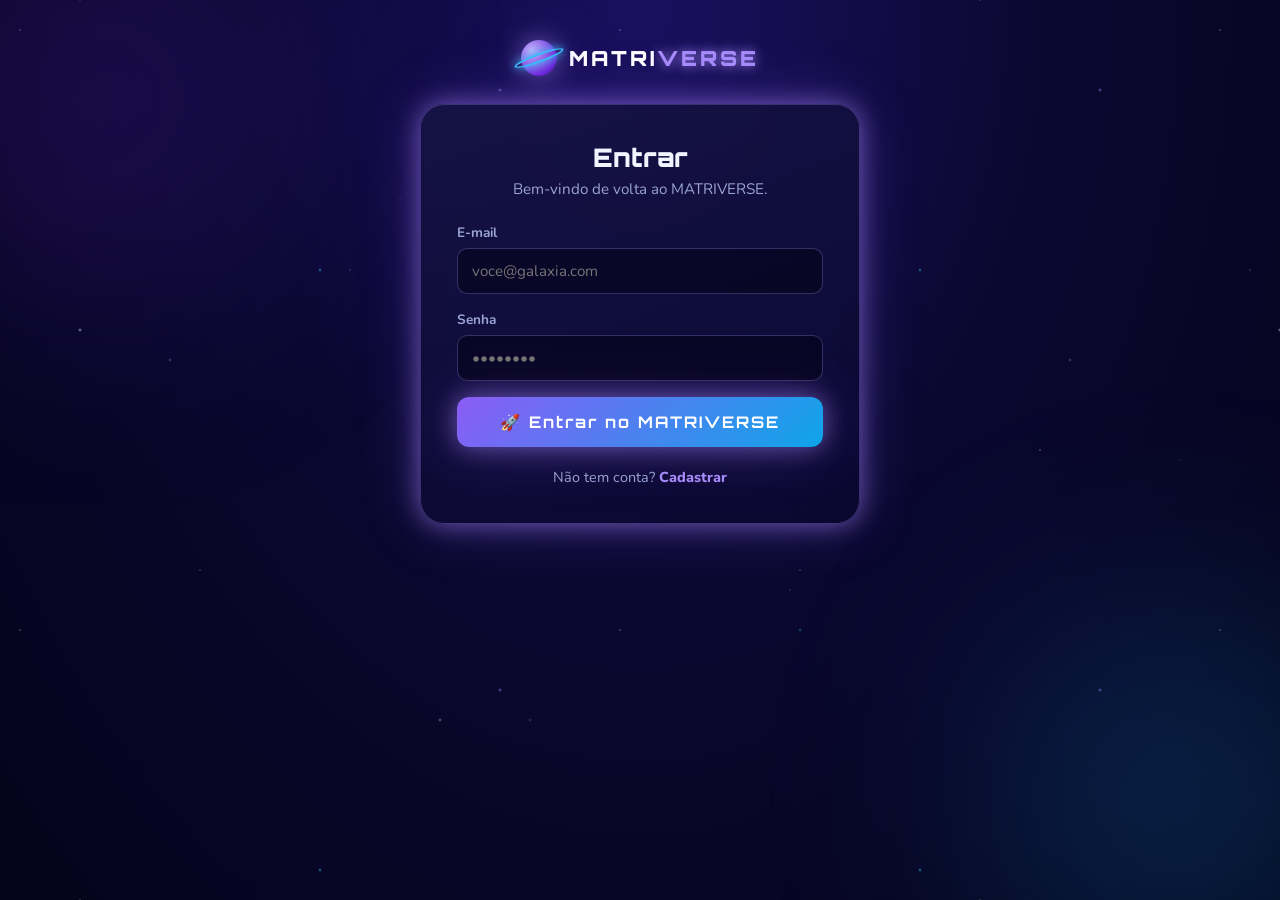
<file: index.html>
<!DOCTYPE html>
<html lang="pt-BR">
<head>
  <meta charset="UTF-8" />
  <meta name="viewport" content="width=device-width, initial-scale=1.0" />
  <title>MatriVerse – Hub de Mundos</title>

  <!-- Google Fonts: Nunito (corpo) + Orbitron (logo accent) -->
  <link rel="preconnect" href="https://fonts.googleapis.com" />
  <link rel="preconnect" href="https://fonts.gstatic.com" crossorigin />
  <link href="https://fonts.googleapis.com/css2?family=Nunito:wght@400;600;700;800;900&family=Orbitron:wght@700;900&display=swap" rel="stylesheet" />

  <!-- Folha de estilos principal -->
  <link rel="stylesheet" href="style.css" />
</head>
<body>

  <!-- ════════════════════════════════════════════
       NAVBAR  – barra de topo
  ════════════════════════════════════════════ -->
  <header class="navbar">
    <!-- Logo -->
    <a href="index.html" class="logo" aria-label="Página inicial MatriVerse">
      <!-- Ícone de planeta SVG inline (substitui imagem externa) -->
      <svg class="logo-icon" viewBox="0 0 40 40" fill="none" xmlns="http://www.w3.org/2000/svg" aria-hidden="true">
        <ellipse cx="20" cy="20" rx="11" ry="11" fill="#9B5CF6"/>
        <ellipse cx="20" cy="20" rx="19" ry="7" stroke="#C4B5FD" stroke-width="2.5" fill="none" transform="rotate(-20 20 20)"/>
        <circle cx="14" cy="14" r="3" fill="#C4B5FD" opacity=".6"/>
      </svg>
      <span class="logo-text">MATRI<span class="logo-accent">VERSE</span></span>
    </a>

    <!-- Pontuação + usuário + botão Sair -->
    <nav class="navbar-right">
      <!-- Estrelas acumuladas -->
      <div class="score-badge" aria-label="120 estrelas acumuladas">
        <svg class="icon-star" viewBox="0 0 24 24" fill="#F59E0B" xmlns="http://www.w3.org/2000/svg" aria-hidden="true">
          <path d="M12 2l3.09 6.26L22 9.27l-5 4.87 1.18 6.88L12 17.77l-6.18 3.25L7 14.14 2 9.27l6.91-1.01L12 2z"/>
        </svg>
        <span class="score-value">120</span>
      </div>

      <!-- Avatar + saudação -->
      <div class="user-info" aria-label="Usuário: Agente">
        <svg class="icon-user" viewBox="0 0 24 24" fill="none" stroke="#C4B5FD" stroke-width="2" xmlns="http://www.w3.org/2000/svg" aria-hidden="true">
          <circle cx="12" cy="8" r="4"/>
          <path d="M4 20c0-4 3.58-7 8-7s8 3 8 7"/>
        </svg>
        <span>Olá, Agente!</span>
      </div>

      <!-- Botão Sair -->
      <button class="btn-sair" onclick="handleSair()" aria-label="Sair da conta">Sair</button>
    </nav>
  </header>


  <!-- ════════════════════════════════════════════
       HERO BANNER  – título e subtítulo
  ════════════════════════════════════════════ -->
  <section class="hero" aria-label="Hub de Mundos">
    <!-- Planetas decorativos (SVG) -->
    <div class="planet planet-left" aria-hidden="true">
      <svg viewBox="0 0 120 120" xmlns="http://www.w3.org/2000/svg">
        <circle cx="60" cy="60" r="48" fill="#7C3AED"/>
        <ellipse cx="60" cy="60" rx="72" ry="20" stroke="#A78BFA" stroke-width="4" fill="none" transform="rotate(-15 60 60)"/>
        <circle cx="40" cy="35" r="10" fill="#A78BFA" opacity=".35"/>
      </svg>
    </div>

    <div class="planet planet-right" aria-hidden="true">
      <svg viewBox="0 0 100 100" xmlns="http://www.w3.org/2000/svg">
        <circle cx="50" cy="50" r="42" fill="#1E3A5F"/>
        <circle cx="30" cy="30" r="12" fill="#2563EB" opacity=".4"/>
      </svg>
    </div>

    <!-- Estrelas decorativas (spanks gerados via JS) -->
    <div class="stars-bg" id="starsBg" aria-hidden="true"></div>

    <div class="hero-text">
      <h1 class="hero-title">HUB DE MUNDOS</h1>
      <p class="hero-subtitle">Escolha um mundo para iniciar sua jornada e dominar as matrizes!</p>
    </div>
  </section>


  <!-- ════════════════════════════════════════════
       GRADE DE MUNDOS  – 4 cards
  ════════════════════════════════════════════ -->
  <main class="worlds-grid" role="main" aria-label="Selecionar mundo">

    <!-- ── MUNDO 1 – Concluído ── -->
    <article class="world-card world-card--green" data-world="1" aria-label="Mundo 1: Fundação das Matrizes – Concluído">
      <!-- Cabeçalho colorido -->
      <div class="card-header card-header--green">
        <h2 class="card-title">MUNDO 1</h2>
      </div>

      <!-- Imagem / ilustração do mundo -->
      <div class="card-illustration">
        <!-- Portal verde (SVG desenhado) -->
        <svg viewBox="0 0 260 160" xmlns="http://www.w3.org/2000/svg">
          <!-- Céu -->
          <defs>
            <radialGradient id="sky1" cx="50%" cy="40%" r="60%">
              <stop offset="0%" stop-color="#87CEEB"/>
              <stop offset="100%" stop-color="#4A90D9"/>
            </radialGradient>
            <radialGradient id="glow1" cx="50%" cy="50%" r="50%">
              <stop offset="0%" stop-color="#00FF88" stop-opacity=".9"/>
              <stop offset="100%" stop-color="#00AA44" stop-opacity="0"/>
            </radialGradient>
          </defs>
          <rect width="260" height="160" fill="url(#sky1)"/>
          <!-- Grama -->
          <ellipse cx="130" cy="155" rx="130" ry="25" fill="#3A7D44"/>
          <rect x="0" y="130" width="260" height="30" fill="#3A7D44"/>
          <!-- Pedras laterais do arco -->
          <rect x="70" y="55" width="30" height="85" rx="5" fill="#888"/>
          <rect x="160" y="55" width="30" height="85" rx="5" fill="#888"/>
          <!-- Arco pedras superior -->
          <path d="M70 60 Q130 10 190 60" stroke="#777" stroke-width="28" fill="none" stroke-linecap="round"/>
          <path d="M70 60 Q130 10 190 60" stroke="#999" stroke-width="18" fill="none" stroke-linecap="round"/>
          <!-- Portal brilho -->
          <ellipse cx="130" cy="100" rx="40" ry="55" fill="url(#glow1)"/>
          <ellipse cx="130" cy="100" rx="28" ry="40" fill="#00FF88" opacity=".7"/>
          <ellipse cx="130" cy="100" rx="16" ry="28" fill="#AAFFCC" opacity=".9"/>
          <!-- Arbustos -->
          <circle cx="50" cy="135" r="16" fill="#2E6B35"/>
          <circle cx="210" cy="135" r="14" fill="#2E6B35"/>
          <circle cx="35" cy="140" r="10" fill="#3A7D44"/>
          <circle cx="225" cy="138" r="10" fill="#3A7D44"/>
        </svg>
      </div>

      <!-- Informações do card -->
      <div class="card-body">
        <h3 class="card-name">Fundação das Matrizes</h3>
        <p class="card-desc">Aprenda o básico e dê os primeiros passos no universo das matrizes.</p>

        <!-- Rodapé: estrelas + botão -->
        <div class="card-footer">
          <span class="card-stars" aria-label="48 de 48 estrelas">
            <svg viewBox="0 0 24 24" fill="#F59E0B" aria-hidden="true"><path d="M12 2l3.09 6.26L22 9.27l-5 4.87 1.18 6.88L12 17.77l-6.18 3.25L7 14.14 2 9.27l6.91-1.01L12 2z"/></svg>
            0/5
          </span>
          <button class="btn-world btn-concluido" onclick="handleMundo(1)" aria-label="Mundo 1 concluído – revisitar">Começar</button>
        </div>
      </div>
    </article>


    <!-- ── MUNDO 2 – Em progresso ── -->
    <article class="world-card world-card--blue" data-world="2" aria-label="Mundo 2: Operações Básicas – Em progresso">
      <div class="card-header card-header--blue">
        <h2 class="card-title">MUNDO 2</h2>
      </div>

      <div class="card-illustration">
        <!-- Paisagem montanhas azuis -->
        <svg viewBox="0 0 260 160" xmlns="http://www.w3.org/2000/svg">
          <defs>
            <linearGradient id="sky2" x1="0%" y1="0%" x2="0%" y2="100%">
              <stop offset="0%" stop-color="#0A2A6E"/>
              <stop offset="100%" stop-color="#1A4FA8"/>
            </linearGradient>
          </defs>
          <rect width="260" height="160" fill="url(#sky2)"/>
          <!-- Nuvens -->
          <ellipse cx="60" cy="30" rx="30" ry="12" fill="#3A6FD8" opacity=".5"/>
          <ellipse cx="200" cy="45" rx="25" ry="10" fill="#3A6FD8" opacity=".4"/>
          <!-- Montanhas fundo -->
          <polygon points="30,130 90,50 150,130" fill="#0D3580"/>
          <polygon points="80,130 150,30 220,130" fill="#0B2E70"/>
          <polygon points="130,130 200,60 270,130" fill="#0D3580"/>
          <!-- Neve topo -->
          <polygon points="90,50 105,70 75,70" fill="#C8DCFF"/>
          <polygon points="150,30 168,58 132,58" fill="#C8DCFF"/>
          <polygon points="200,60 215,82 185,82" fill="#C8DCFF"/>
          <!-- Rio / água -->
          <ellipse cx="130" cy="148" rx="80" ry="14" fill="#1A6AC8" opacity=".7"/>
          <!-- Gelo brilhante chão -->
          <rect x="0" y="130" width="260" height="30" fill="#0B2866"/>
        </svg>
      </div>

      <div class="card-body">
        <h3 class="card-name">Operações Básicas</h3>
        <p class="card-desc">Explore as operações com matrizes e avance seu conhecimento.</p>

        <div class="card-footer">
          <span class="card-stars" aria-label="36 de 48 estrelas">
            <svg viewBox="0 0 24 24" fill="#F59E0B" aria-hidden="true"><path d="M12 2l3.09 6.26L22 9.27l-5 4.87 1.18 6.88L12 17.77l-6.18 3.25L7 14.14 2 9.27l6.91-1.01L12 2z"/></svg>
            0/10
          </span>
          <button class="btn-world btn-continuar" onclick="handleMundo(2)" aria-label="Continuar Mundo 2">Iniciar</button>
        </div>
      </div>
    </article>


    <!-- ── MUNDO 3 – Desbloqueado ── -->
    <article class="world-card world-card--purple" data-world="3" aria-label="Mundo 3: Desafios Avançados">
      <div class="card-header card-header--purple">
        <h2 class="card-title">MUNDO 3</h2>
      </div>

      <div class="card-illustration">
        <!-- Caverna roxa -->
        <svg viewBox="0 0 260 160" xmlns="http://www.w3.org/2000/svg">
          <defs>
            <radialGradient id="caveglow" cx="50%" cy="80%" r="60%">
              <stop offset="0%" stop-color="#6D28D9" stop-opacity=".6"/>
              <stop offset="100%" stop-color="#1E0A3C" stop-opacity="0"/>
            </radialGradient>
          </defs>
          <rect width="260" height="160" fill="#1E0A3C"/>
          <ellipse cx="130" cy="150" rx="100" ry="30" fill="url(#caveglow)"/>
          <path d="M40,160 Q40,60 130,40 Q220,60 220,160 Z" fill="#2D0A5C"/>
          <path d="M70,160 Q70,90 130,75 Q190,90 190,160 Z" fill="#1A0438"/>
          <polygon points="90,155 85,115 95,115" fill="#7C3AED"/>
          <polygon points="110,160 103,125 117,125" fill="#9B5CF6"/>
          <polygon points="155,158 148,118 162,118" fill="#7C3AED"/>
          <polygon points="175,155 170,120 180,120" fill="#A78BFA"/>
          <polygon points="50,160 44,130 56,130" fill="#6D28D9"/>
          <polygon points="210,160 204,128 216,128" fill="#6D28D9"/>
          <line x1="90" y1="115" x2="87" y2="108" stroke="#C4B5FD" stroke-width="1.5"/>
          <line x1="110" y1="125" x2="107" y2="116" stroke="#C4B5FD" stroke-width="1.5"/>
          <line x1="155" y1="118" x2="152" y2="110" stroke="#C4B5FD" stroke-width="1.5"/>
        </svg>
      </div>

      <div class="card-body">
        <h3 class="card-name">Desafios Avançados</h3>
        <p class="card-desc">Desafios mais complexos esperam por você. Mostre seu potencial!</p>

        <div class="card-footer">
          <!-- Estrelas atualizadas dinamicamente pelo hub_patch.js -->
          <span class="card-stars" id="stars-mundo3" aria-label="0 de 10 estrelas">
            <svg viewBox="0 0 24 24" fill="#F59E0B" aria-hidden="true"><path d="M12 2l3.09 6.26L22 9.27l-5 4.87 1.18 6.88L12 17.77l-6.18 3.25L7 14.14 2 9.27l6.91-1.01L12 2z"/></svg>
            0/10
          </span>
          <!-- Botão desbloqueado — redireciona para mundo3.html -->
          <button class="btn-world btn-continuar" onclick="handleMundo(3)" aria-label="Iniciar Mundo 3">
            Iniciar
          </button>
        </div>
      </div>
    </article>


    <!-- ── MUNDO 4 – Bloqueado ── -->
    <article class="world-card world-card--orange" data-world="4" aria-label="Mundo 4: Matriz Suprema – Bloqueado">
      <div class="card-header card-header--orange">
        <h2 class="card-title">MUNDO 4</h2>
      </div>

      <div class="card-illustration">
        <!-- Castelo vulcânico -->
        <svg viewBox="0 0 260 160" xmlns="http://www.w3.org/2000/svg">
          <defs>
            <linearGradient id="lavasky" x1="0%" y1="0%" x2="0%" y2="100%">
              <stop offset="0%" stop-color="#7C1A00"/>
              <stop offset="100%" stop-color="#C2410C"/>
            </linearGradient>
            <radialGradient id="lavaglow" cx="50%" cy="100%" r="60%">
              <stop offset="0%" stop-color="#F97316" stop-opacity=".8"/>
              <stop offset="100%" stop-color="#EA580C" stop-opacity="0"/>
            </radialGradient>
          </defs>
          <rect width="260" height="160" fill="url(#lavasky)"/>
          <!-- Nuvens fogo -->
          <ellipse cx="50" cy="30" rx="35" ry="13" fill="#9A3412" opacity=".6"/>
          <ellipse cx="210" cy="25" rx="28" ry="11" fill="#9A3412" opacity=".5"/>
          <!-- Montanhas vulcânicas -->
          <polygon points="0,160 60,60 120,160" fill="#4A1000"/>
          <polygon points="80,160 160,20 240,160" fill="#5C1500"/>
          <polygon points="150,160 220,70 280,160" fill="#4A1000"/>
          <!-- Lava brilho -->
          <ellipse cx="160" cy="155" rx="80" ry="18" fill="url(#lavaglow)"/>
          <!-- Rio de lava -->
          <path d="M140,100 Q150,120 145,160" stroke="#F97316" stroke-width="10" fill="none" opacity=".8"/>
          <path d="M155,90 Q165,115 158,160" stroke="#FCD34D" stroke-width="4" fill="none" opacity=".6"/>
          <!-- Castelo corpo -->
          <rect x="100" y="55" width="70" height="75" fill="#1C0A00"/>
          <!-- Torres -->
          <rect x="95" y="40" width="22" height="40" fill="#2C1200"/>
          <rect x="153" y="40" width="22" height="40" fill="#2C1200"/>
          <rect x="118" y="30" width="24" height="45" fill="#2C1200"/>
          <!-- Ameias -->
          <rect x="95" y="35" width="5" height="8" fill="#1C0A00"/>
          <rect x="104" y="35" width="5" height="8" fill="#1C0A00"/>
          <rect x="153" y="35" width="5" height="8" fill="#1C0A00"/>
          <rect x="162" y="35" width="5" height="8" fill="#1C0A00"/>
          <rect x="118" y="25" width="5" height="8" fill="#1C0A00"/>
          <rect x="127" y="25" width="5" height="8" fill="#1C0A00"/>
          <rect x="136" y="25" width="5" height="8" fill="#1C0A00"/>
          <!-- Janela iluminada -->
          <rect x="127" y="65" width="16" height="22" rx="8" fill="#F97316" opacity=".7"/>
          <!-- Portão -->
          <rect x="118" y="100" width="24" height="30" rx="4" fill="#0A0500"/>
        </svg>
      </div>

      <div class="card-body">
        <h3 class="card-name">Matriz Suprema</h3>
        <p class="card-desc">Somente os melhores chegam até aqui. Você está pronto?</p>

        <div class="card-footer">
          <!-- Sem estrelas exibidas no card 4 (igual à imagem) -->
          <span class="card-stars" aria-label="36 de 48 estrelas">
            <svg viewBox="0 0 24 24" fill="#F59E0B" aria-hidden="true"><path d="M12 2l3.09 6.26L22 9.27l-5 4.87 1.18 6.88L12 17.77l-6.18 3.25L7 14.14 2 9.27l6.91-1.01L12 2z"/></svg>
            0/10
          </span>
          <button class="btn-world btn-continuar" onclick="handleMundo(4)" aria-label="Continuar Mundo 4">Iniciar</button>
        </div>
      </div>
    </article>

  </main>


  <!-- ════════════════════════════════════════════
       NAVBAR INFERIOR  – navegação entre seções
  ════════════════════════════════════════════ -->
  <footer class="bottom-nav" role="navigation" aria-label="Navegação principal">

    <a href="index.html" class="bottom-nav__item bottom-nav__item--active" aria-label="Hub" aria-current="page">
      <svg viewBox="0 0 24 24" fill="currentColor" aria-hidden="true"><path d="M10 20v-6h4v6h5v-8h3L12 3 2 12h3v8z"/></svg>
      <span>Hub</span>
    </a>

    

    <a href="ranking.html" class="bottom-nav__item" aria-label="Ranking">
      <svg viewBox="0 0 24 24" fill="none" stroke="currentColor" stroke-width="2" aria-hidden="true">
        <path d="M8 21V12M12 21V3M16 21V8"/>
        <path d="M6 9l-2 3 2 0"/>
        <path d="M8 3l4-2 4 2"/>
        <circle cx="19" cy="5" r="2"/>
      </svg>
      <span>Ranking</span>
    </a>

    <a href="perfil.html" class="bottom-nav__item" aria-label="Perfil">
      <svg viewBox="0 0 24 24" fill="none" stroke="currentColor" stroke-width="2" aria-hidden="true">
        <circle cx="12" cy="8" r="4"/>
        <path d="M4 20c0-4 3.58-7 8-7s8 3 8 7"/>
      </svg>
      <span>Perfil</span>
    </a>

   

  </footer>


  <!-- ════════════════════════════════════════════
       MODAL  – aviso de mundo bloqueado
  ════════════════════════════════════════════ -->
  <div class="modal-overlay" id="modalOverlay" role="dialog" aria-modal="true" aria-labelledby="modalTitle" hidden>
    <div class="modal">
      <div class="modal-icon" aria-hidden="true">🔒</div>
      <h2 class="modal-title" id="modalTitle">Mundo Bloqueado</h2>
      <p class="modal-msg" id="modalMsg">Complete o mundo anterior para desbloquear este!</p>
      <button class="modal-btn" onclick="fecharModal()">Entendido</button>
    </div>
  </div>


  <!-- Script principal -->
  <script src="script.js"></script>
  <script src="api.js"></script>
  <script src="hub_patch.js"></script>
</body>
</html>
</file>
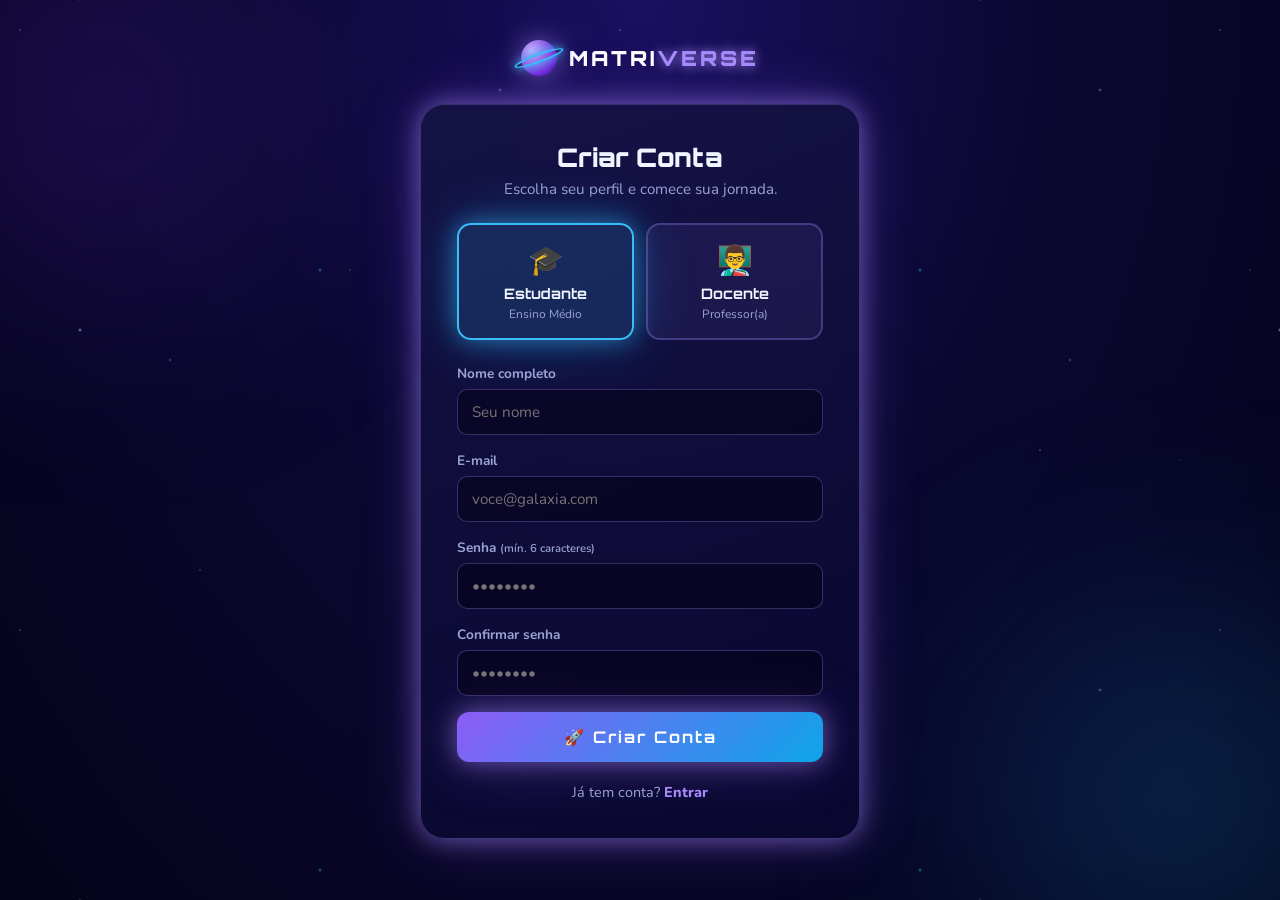
<file: cadastro.html>
<!DOCTYPE html>
<html lang="pt-BR">
<head>
  <meta charset="UTF-8"/>
  <meta name="viewport" content="width=device-width,initial-scale=1.0"/>
  <title>MATRIVERSE · Cadastro</title>
  <link rel="preconnect" href="https://fonts.googleapis.com"/>
  <link href="https://fonts.googleapis.com/css2?family=Nunito:wght@600;700;800;900&family=Orbitron:wght@700;900&display=swap" rel="stylesheet"/>
  <link rel="stylesheet" href="cadastro.css"/>
</head>
<body>
  <div class="space-bg">
    <div class="stars s1"></div><div class="stars s2"></div><div class="stars s3"></div>
    <div class="nebula nb1"></div><div class="nebula nb2"></div>
  </div>

  <div class="page-wrap">
    <!-- Logo -->
    <a href="landing.html" class="logo">
      <div class="planet-sm"><div class="pc"></div><div class="ring"></div></div>
      <span class="logo-text">MATRI<span>VERSE</span></span>
    </a>

    <div class="card">
      <h1 class="card-title">Criar Conta</h1>
      <p class="card-sub">Escolha seu perfil e comece sua jornada.</p>

      <!-- Seletor de perfil -->
      <div class="profile-grid">
        <label class="profile-opt">
          <input type="radio" name="perfil" value="aluno" checked/>
          <div class="profile-box">
            <span class="p-ico">🎓</span>
            <b>Estudante</b>
            <small>Ensino Médio</small>
          </div>
        </label>
        <label class="profile-opt">
          <input type="radio" name="perfil" value="docente"/>
          <div class="profile-box">
            <span class="p-ico">👨‍🏫</span>
            <b>Docente</b>
            <small>Professor(a)</small>
          </div>
        </label>
      </div>

      <div id="erro" class="msg-erro" style="display:none"></div>
      <div id="ok"   class="msg-ok"   style="display:none"></div>

      <form id="formCadastro">
        <label class="field">
          <span>Nome completo</span>
          <input type="text" id="nome" placeholder="Seu nome" required/>
        </label>
        <label class="field">
          <span>E-mail</span>
          <input type="email" id="email" placeholder="voce@galaxia.com" required/>
        </label>
        <label class="field">
          <span>Senha <small>(mín. 6 caracteres)</small></span>
          <input type="password" id="senha" placeholder="••••••••" required/>
        </label>
        <label class="field">
          <span>Confirmar senha</span>
          <input type="password" id="senha2" placeholder="••••••••" required/>
        </label>
        <button type="submit" class="btn-neon" id="btnCadastrar">🚀 Criar Conta</button>
      </form>

      <p class="link-login">Já tem conta? <a href="login.html">Entrar</a></p>
    </div>
  </div>

  <script src="api.js"></script>
  <script>
    const form  = document.getElementById('formCadastro');
    const elErr = document.getElementById('erro');
    const elOk  = document.getElementById('ok');
    const btn   = document.getElementById('btnCadastrar');

    function setErro(msg) { elErr.textContent = msg; elErr.style.display = msg ? 'block' : 'none'; elOk.style.display='none'; }
    function setOk(msg)   { elOk.textContent  = msg; elOk.style.display  = msg ? 'block' : 'none'; elErr.style.display='none'; }

    form.addEventListener('submit', async (e) => {
      e.preventDefault();
      setErro('');
      const nome   = document.getElementById('nome').value.trim();
      const email  = document.getElementById('email').value.trim();
      const senha  = document.getElementById('senha').value;
      const senha2 = document.getElementById('senha2').value;
      const perfil = document.querySelector('input[name="perfil"]:checked').value;

      if (senha !== senha2) { setErro('As senhas não coincidem.'); return; }

      btn.textContent = 'Criando conta...';
      btn.disabled = true;
      const res = await API.cadastro(nome, email, senha, perfil);
      btn.textContent = '🚀 Criar Conta';
      btn.disabled = false;

      if (res.erro) { setErro(res.erro); return; }

      sessionStorage.setItem('mv_usuario', JSON.stringify(res.usuario));
      setOk('Conta criada! Redirecionando...');
      setTimeout(() => {
        window.location.href = res.usuario.perfil === 'docente' ? 'docente.html' : 'index.html';
      }, 1000);
    });
  </script>
</body>
</html>
</file>
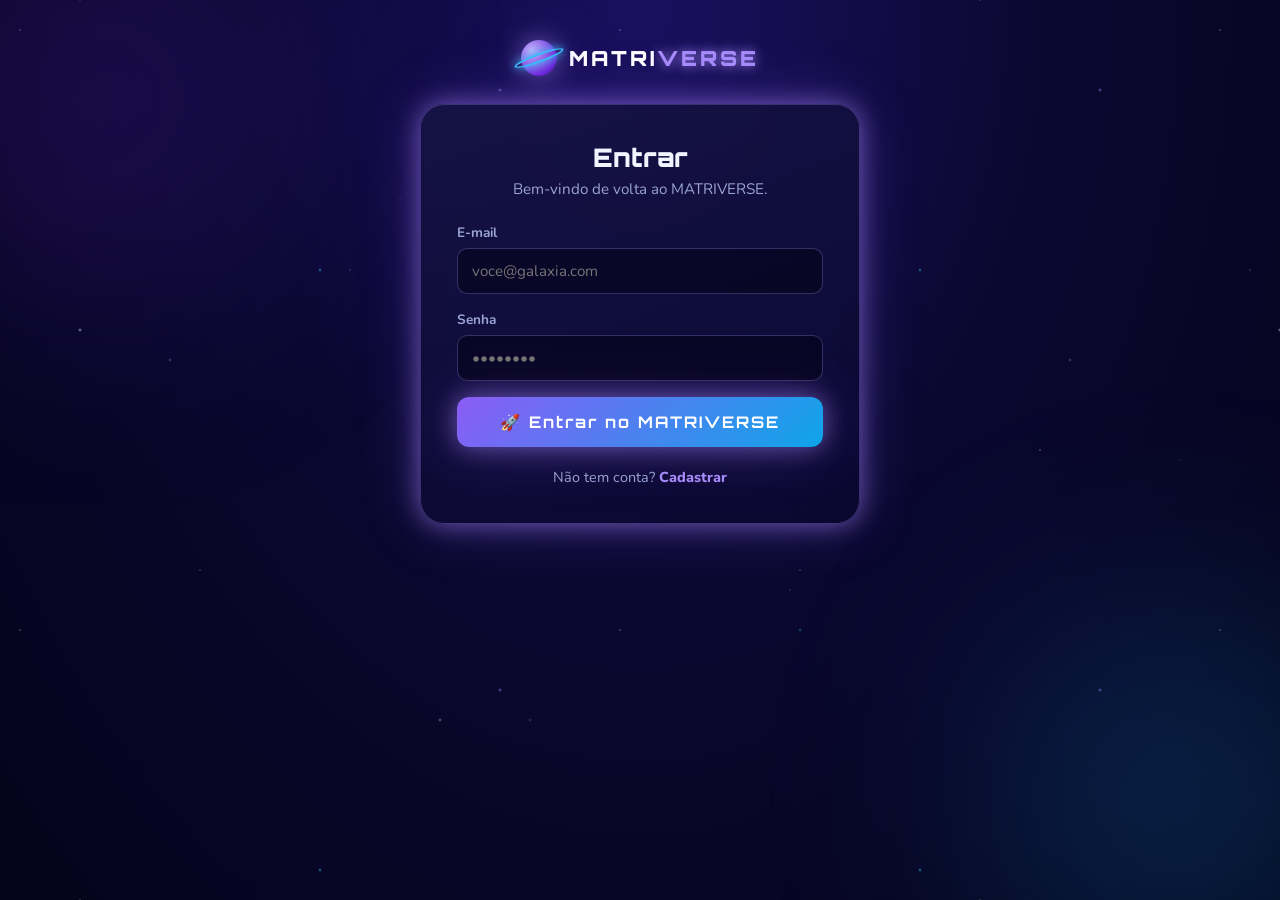
<file: docente.html>
<!DOCTYPE html>
<html lang="pt-BR">
<head>
  <meta charset="UTF-8"/>
  <meta name="viewport" content="width=device-width,initial-scale=1.0"/>
  <title>MATRIVERSE · Painel Docente</title>
  <link rel="preconnect" href="https://fonts.googleapis.com"/>
  <link href="https://fonts.googleapis.com/css2?family=Nunito:wght@600;700;800;900&family=Orbitron:wght@700;900&display=swap" rel="stylesheet"/>
  <link rel="stylesheet" href="docente.css"/>
</head>
<body>
  <div class="space-bg">
    <div class="stars s1"></div><div class="stars s2"></div>
    <div class="nebula nb1"></div><div class="nebula nb2"></div>
  </div>

  <!-- NAVBAR -->
  <header class="navbar">
    <div class="nav-left">
      <div class="planet-sm"><div class="pc"></div><div class="ring"></div></div>
      <span class="logo-text">MATRI<span>VERSE</span></span>
      <span class="badge-docente">👨‍🏫 Docente</span>
    </div>
    <div class="nav-right">
      <span class="nav-nome" id="nomeDocente">—</span>
      <button class="btn-sair" id="btnSair">Sair</button>
    </div>
  </header>

  <main class="main">

    <!-- COLUNA ESQUERDA: criar sala + lista de salas -->
    <aside class="sidebar">
      <div class="panel">
        <h2 class="panel-title">➕ Nova Sala</h2>
        <div id="erroSala" class="msg-erro" style="display:none"></div>
        <label class="field">
          <span>Nome da sala</span>
          <input type="text" id="nomeSala" placeholder="Ex: 3º Ano B – Matrizes"/>
        </label>
        <button class="btn-neon" id="btnCriarSala">Criar Sala</button>
      </div>

      <div class="panel">
        <h2 class="panel-title">📡 Minhas Salas</h2>
        <div id="listaSalas" class="salas-list">
          <p class="empty-msg">Nenhuma sala criada ainda.</p>
        </div>
      </div>
    </aside>

    <!-- COLUNA DIREITA: detalhes da sala selecionada -->
    <section class="content">
      <!-- Estado inicial -->
      <div id="estadoVazio" class="empty-state">
        <div class="empty-icon">🪐</div>
        <h2>Selecione uma sala</h2>
        <p>Clique em uma sala à esquerda para ver o desempenho dos alunos.</p>
      </div>

      <!-- Painel de sala -->
      <div id="painelSala" style="display:none">
        <div class="sala-header">
          <div>
            <h2 id="salaNome" class="sala-titulo">—</h2>
            <p id="salaInfo" class="sala-sub">—</p>
          </div>
          <div class="codigo-box">
            <span class="codigo-label">Código</span>
            <span id="salaCodigo" class="codigo-val">——</span>
            <button class="btn-copy" onclick="copiarCodigo()">Copiar</button>
          </div>
        </div>

        <!-- Stats rápidas -->
        <div class="stats-row" id="statsRow"></div>

        <!-- Tabela de alunos -->
        <div class="table-wrap">
          <table class="tabela-alunos">
            <thead>
              <tr>
                <th>#</th>
                <th>Aluno</th>
                <th>Estrelas ⭐</th>
                <th>Mundo atual</th>
                <th>Respostas</th>
                <th>Acertos</th>
                <th>% Acerto</th>
              </tr>
            </thead>
            <tbody id="corpoTabela"></tbody>
          </table>
        </div>
      </div>
    </section>

  </main>

  <script src="api.js"></script>
  <script>
    let salaAtualId = null;

    // ── Auth ──────────────────────────────────
    const usuarioStr = sessionStorage.getItem('mv_usuario');
    if (!usuarioStr) { window.location.href = 'login.html'; }
    const usuario = JSON.parse(usuarioStr);
    if (usuario.perfil !== 'docente') { window.location.href = 'index.html'; }
    document.getElementById('nomeDocente').textContent = usuario.nome;

    document.getElementById('btnSair').addEventListener('click', async () => {
      await API.logout();
      sessionStorage.removeItem('mv_usuario');
      window.location.href = 'landing.html';
    });

    // ── Criar sala ────────────────────────────
    document.getElementById('btnCriarSala').addEventListener('click', async () => {
      const nome = document.getElementById('nomeSala').value.trim();
      const err  = document.getElementById('erroSala');
      err.style.display = 'none';
      if (!nome) { err.textContent='Informe o nome da sala.'; err.style.display='block'; return; }
      const res = await API.criarSala(nome);
      if (res.erro) { err.textContent=res.erro; err.style.display='block'; return; }
      document.getElementById('nomeSala').value = '';
      carregarSalas();
    });

    // ── Carregar salas ────────────────────────
    async function carregarSalas() {
      const salas = await API.minhasSalas();
      const lista = document.getElementById('listaSalas');
      if (!salas.length) { lista.innerHTML = '<p class="empty-msg">Nenhuma sala criada ainda.</p>'; return; }
      lista.innerHTML = salas.map(s => `
        <div class="sala-item ${salaAtualId===s.id?'ativa':''}" onclick="abrirSala(${s.id})">
          <div class="si-nome">${s.nome}</div>
          <div class="si-info">
            <span class="codigo-chip">${s.codigo}</span>
            <span class="aluno-count">👥 ${s.total_alunos}</span>
          </div>
        </div>
      `).join('');
    }

    // ── Abrir sala ────────────────────────────
    async function abrirSala(id) {
      salaAtualId = id;
      carregarSalas();
      const dados = await API.alunosDaSala(id);
      if (dados.erro) return;

      document.getElementById('estadoVazio').style.display = 'none';
      document.getElementById('painelSala').style.display  = 'block';
      document.getElementById('salaNome').textContent  = dados.sala.nome;
      document.getElementById('salaCodigo').textContent = dados.sala.codigo;

      const alunos = dados.alunos;
      const totalEstrelas = alunos.reduce((s,a)=>s+(a.total_estrelas||0),0);
      const totalRespostas = alunos.reduce((s,a)=>s+(a.total_respostas||0),0);
      const totalAcertos   = alunos.reduce((s,a)=>s+(a.acertos||0),0);
      const pct = totalRespostas ? Math.round(totalAcertos/totalRespostas*100) : 0;

      document.getElementById('salaInfo').textContent = `${alunos.length} aluno(s) matriculado(s)`;
      document.getElementById('statsRow').innerHTML = `
        <div class="stat-card"><b>${alunos.length}</b><small>Alunos</small></div>
        <div class="stat-card"><b>${totalEstrelas}⭐</b><small>Total estrelas</small></div>
        <div class="stat-card"><b>${totalRespostas}</b><small>Respostas</small></div>
        <div class="stat-card"><b>${pct}%</b><small>Acertos</small></div>
      `;

      const tbody = document.getElementById('corpoTabela');
      if (!alunos.length) {
        tbody.innerHTML = '<tr><td colspan="7" class="empty-td">Nenhum aluno nesta sala ainda.</td></tr>';
        return;
      }
      tbody.innerHTML = alunos.map((a,i) => {
        const pctA = a.total_respostas ? Math.round((a.acertos||0)/a.total_respostas*100) : 0;
        const bar  = `<div class="pct-bar"><div class="pct-fill" style="width:${pctA}%"></div></div>`;
        return `
          <tr>
            <td class="pos">${i+1}</td>
            <td class="nome-cell"><b>${a.nome}</b><br><small>${a.email}</small></td>
            <td class="estrelas">${a.total_estrelas || 0} ⭐</td>
            <td>M${a.mundo_atual || 0}</td>
            <td>${a.total_respostas || 0}</td>
            <td>${a.acertos || 0}</td>
            <td>${bar} ${pctA}%</td>
          </tr>
        `;
      }).join('');
    }

    function copiarCodigo() {
      const cod = document.getElementById('salaCodigo').textContent;
      navigator.clipboard.writeText(cod).then(() => {
        const btn = document.querySelector('.btn-copy');
        btn.textContent = 'Copiado!';
        setTimeout(()=>btn.textContent='Copiar', 2000);
      });
    }

    window.abrirSala    = abrirSala;
    window.copiarCodigo = copiarCodigo;

    carregarSalas();
  </script>
</body>
</html>
</file>
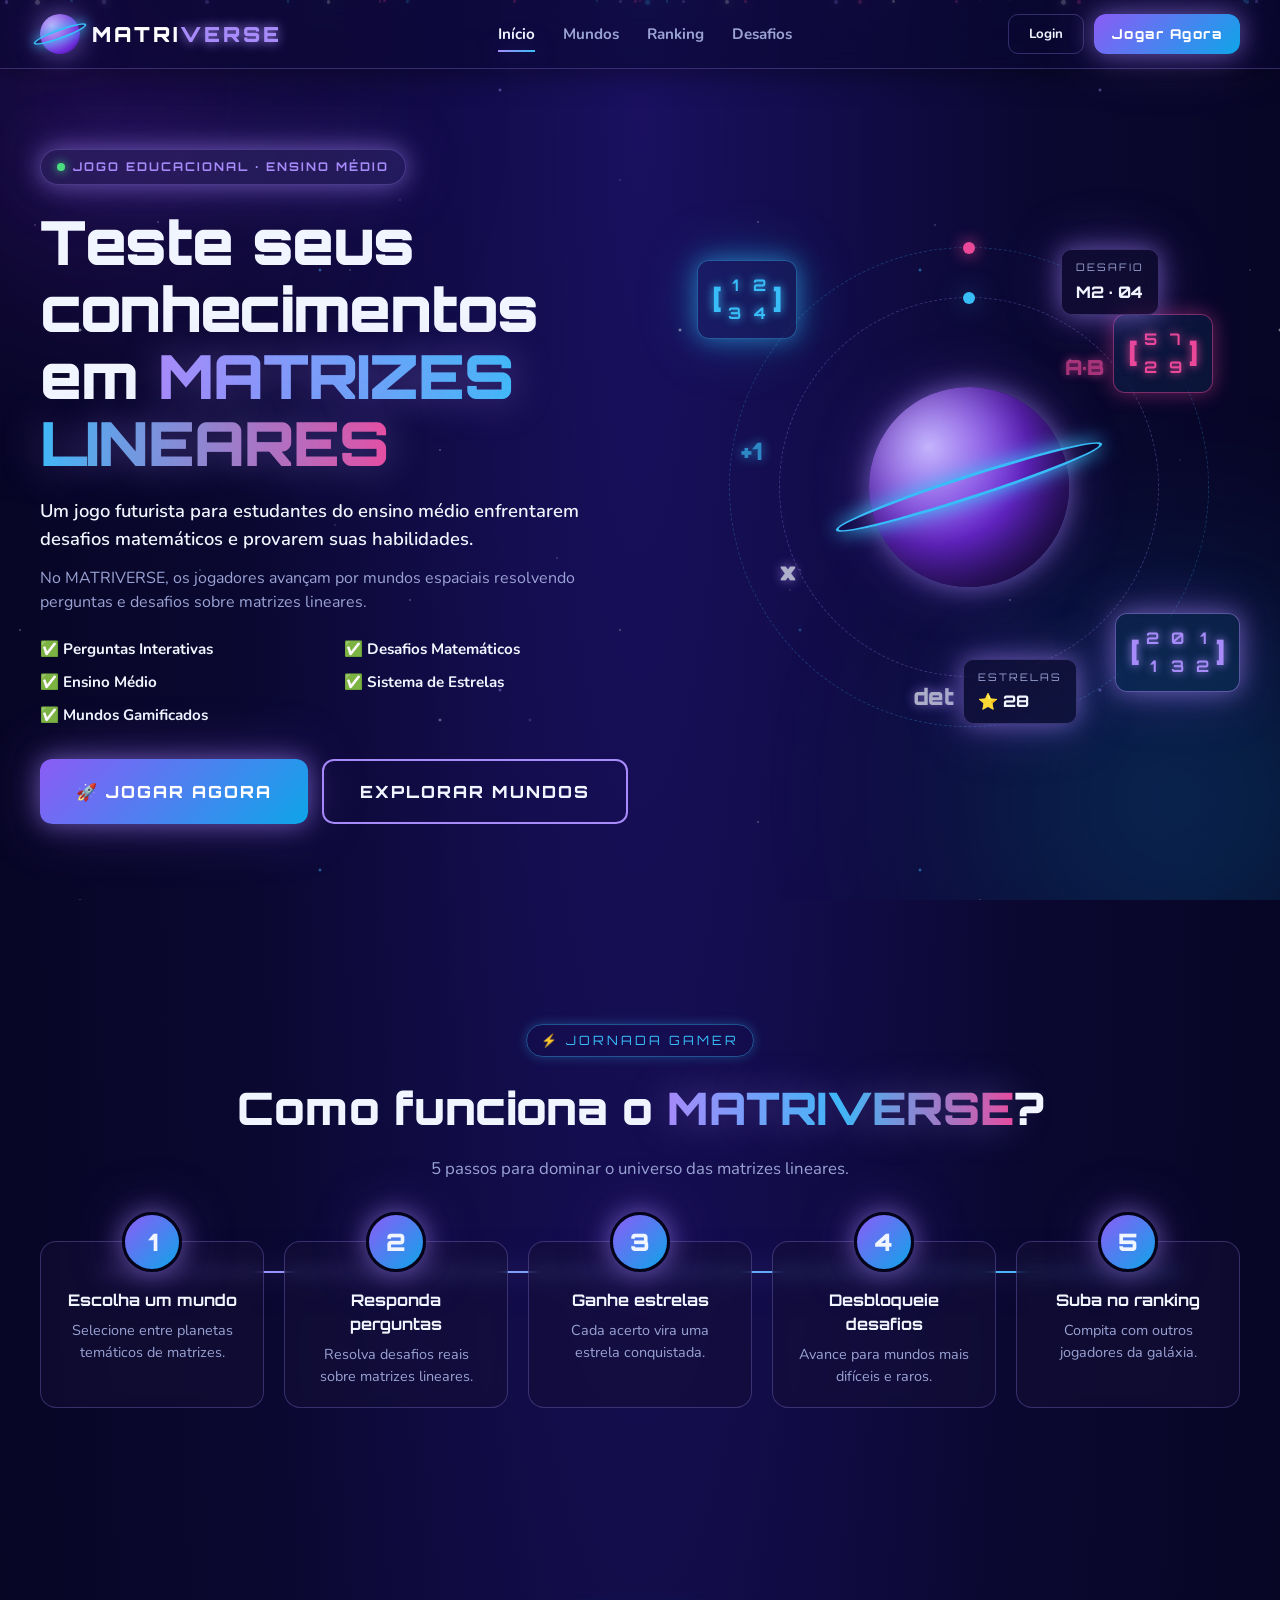
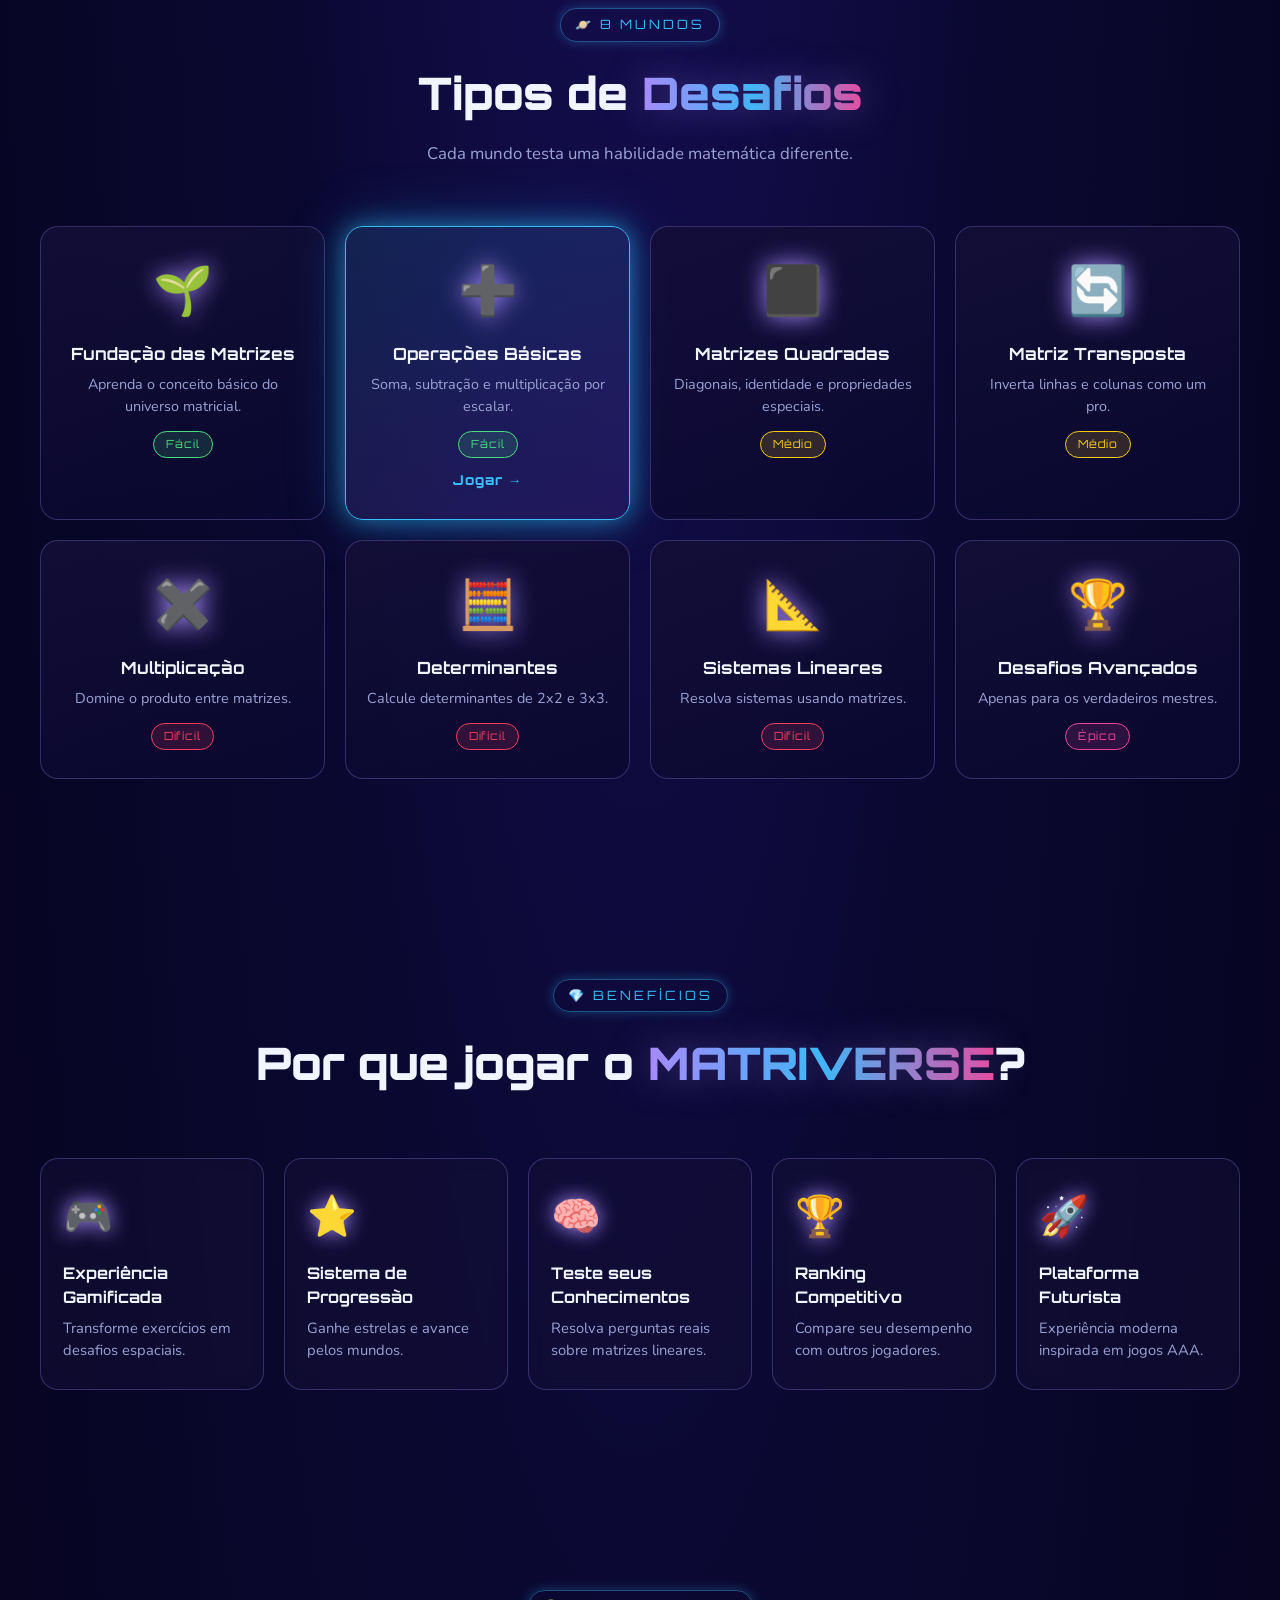
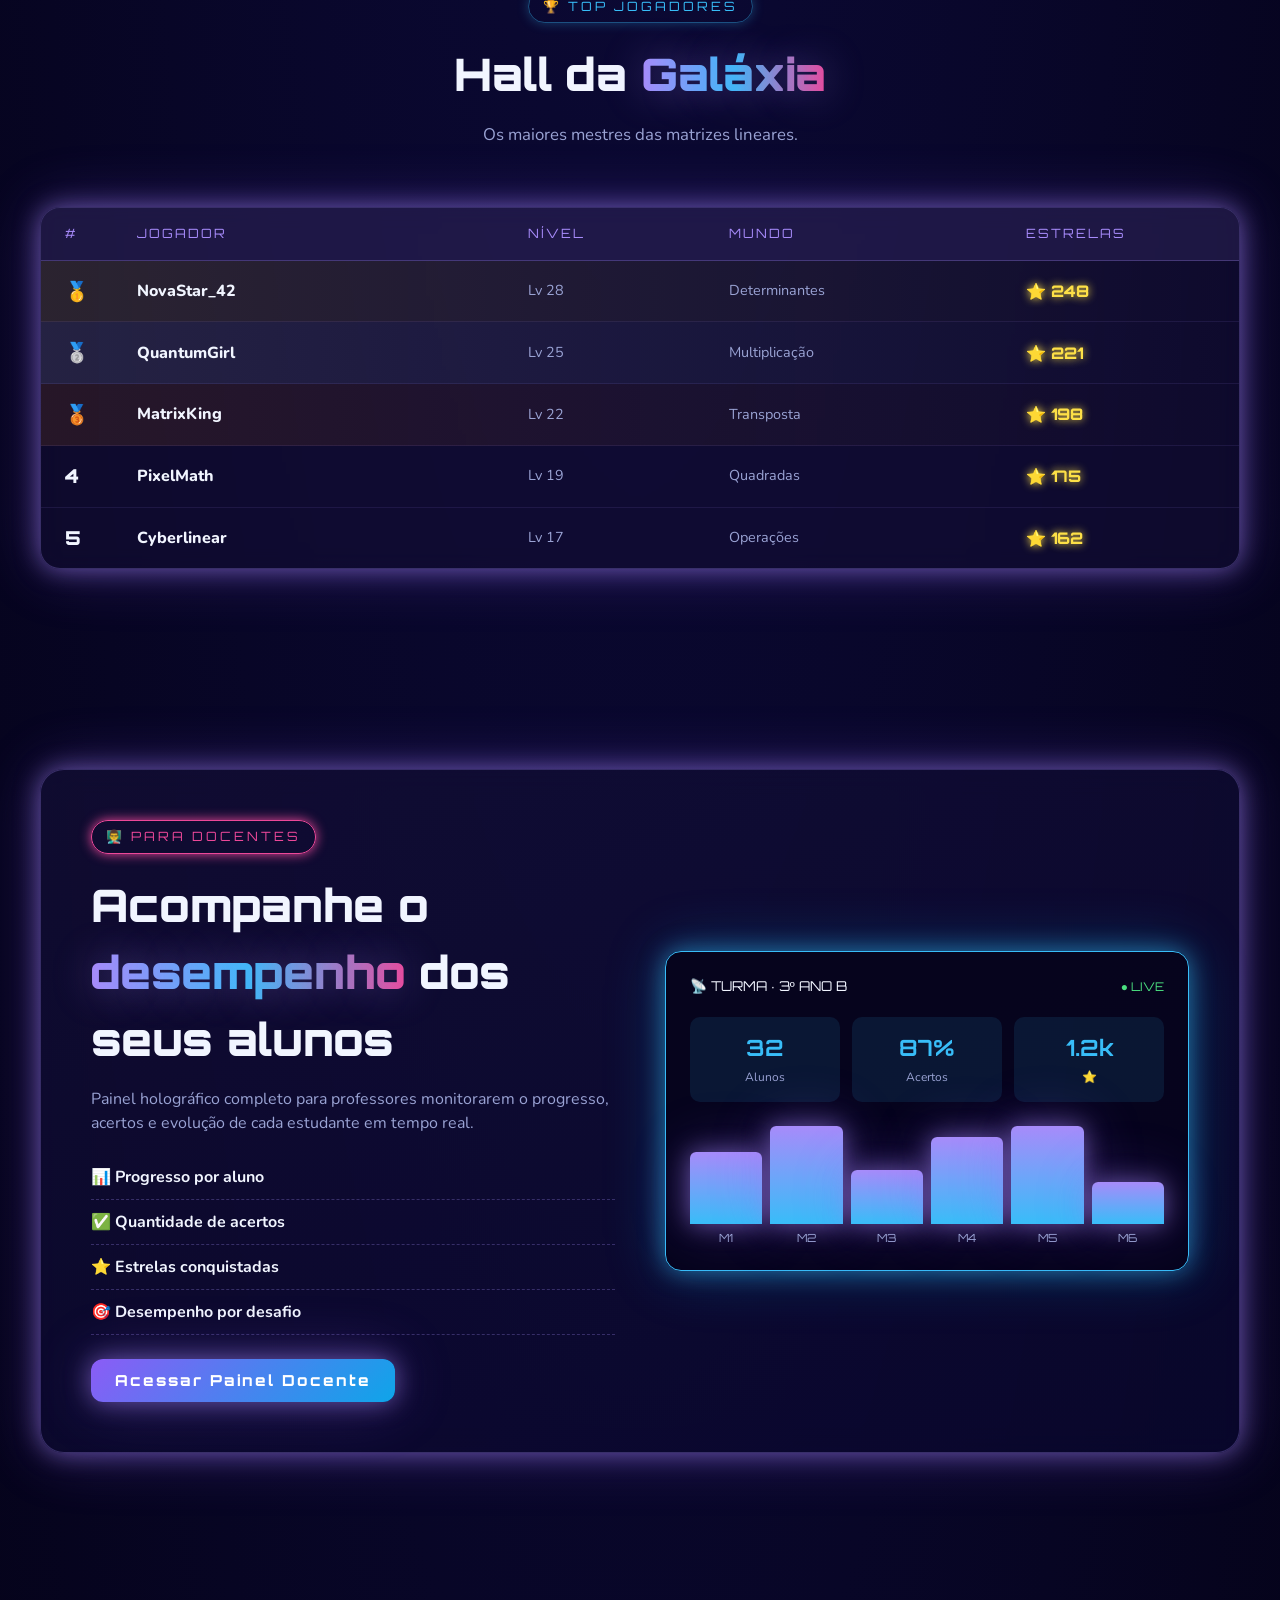
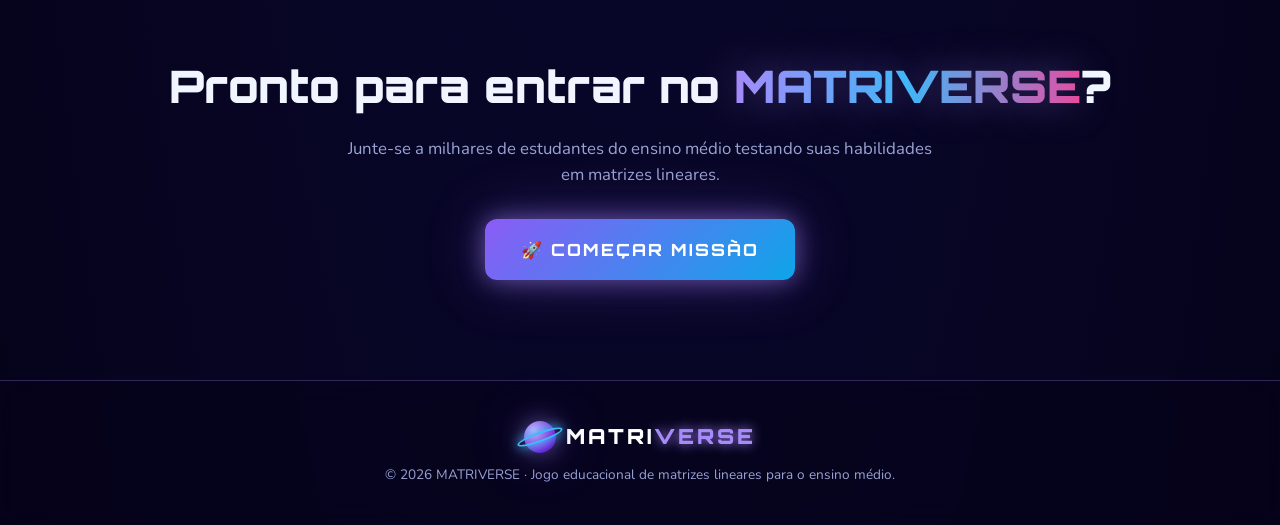
<file: landing.html>
<!DOCTYPE html>
<html lang="pt-BR">
<head>
  <meta charset="UTF-8" />
  <meta name="viewport" content="width=device-width,initial-scale=1.0" />
  <title>MATRIVERSE · Jogo de Desafios sobre Matrizes Lineares</title>
  <meta name="description" content="MATRIVERSE é um jogo futurista para estudantes do ensino médio testarem seus conhecimentos em matrizes lineares através de desafios gamificados." />
  <link rel="preconnect" href="https://fonts.googleapis.com" />
  <link rel="preconnect" href="https://fonts.gstatic.com" crossorigin />
  <link href="https://fonts.googleapis.com/css2?family=Nunito:wght@600;700;800;900&family=Orbitron:wght@600;700;800;900&display=swap" rel="stylesheet" />
  <link rel="stylesheet" href="landing.css" />
</head>
<body>
  <!-- ============ FUNDO ESPACIAL ============ -->
  <div class="space-bg">
    <div class="stars layer1"></div>
    <div class="stars layer2"></div>
    <div class="stars layer3"></div>
    <div class="nebula nebula-1"></div>
    <div class="nebula nebula-2"></div>
    <div id="particles"></div>
  </div>

  <!-- ============ NAVBAR ============ -->
  <header class="navbar">
    <a href="#" class="logo">
      <div class="planet">
        <div class="planet-core"></div>
        <div class="ring"></div>
      </div>
      <span class="logo-text">MATRI<span>VERSE</span></span>
    </a>

    <nav class="nav-links">
      <a href="#hero" class="nav-link active">Início</a>
      <a href="#mundos" class="nav-link">Mundos</a>
      <a href="#ranking" class="nav-link">Ranking</a>
      <a href="#desafios" class="nav-link">Desafios</a>
    </nav>

    <div class="nav-actions">
      <button class="btn-ghost" onclick="openLogin()">Login</button>
      <a href="index.html" class="btn-neon small">Jogar Agora</a>
    </div>

    <button class="hamburger" onclick="toggleMenu()" aria-label="Menu">
      <span></span><span></span><span></span>
    </button>
  </header>

  <!-- ============ HERO ============ -->
  <section class="hero" id="hero">
    <div class="hero-left">
      <div class="badge-tag">
        <span class="pulse-dot"></span>
        JOGO EDUCACIONAL · ENSINO MÉDIO
      </div>

      <h1 class="hero-title">
        Teste seus conhecimentos em
        <span class="gradient-text">MATRIZES LINEARES</span>
      </h1>

      <p class="hero-sub">
        Um jogo futurista para estudantes do ensino médio enfrentarem
        desafios matemáticos e provarem suas habilidades.
      </p>

      <p class="hero-extra">
        No MATRIVERSE, os jogadores avançam por mundos espaciais
        resolvendo perguntas e desafios sobre matrizes lineares.
      </p>

      <ul class="features-list">
        <li>✅ Perguntas Interativas</li>
        <li>✅ Desafios Matemáticos</li>
        <li>✅ Ensino Médio</li>
        <li>✅ Sistema de Estrelas</li>
        <li>✅ Mundos Gamificados</li>
      </ul>

      <div class="hero-cta">
        <a href="index.html" class="btn-neon big">🚀 JOGAR AGORA</a>
        <a href="#mundos" class="btn-outline big">EXPLORAR MUNDOS</a>
      </div>
    </div>

    <div class="hero-right">
      <div class="hud">
        <div class="orbit"><div class="orbit-dot"></div></div>
        <div class="orbit orbit-2"><div class="orbit-dot"></div></div>
        <div class="hero-planet">
          <div class="hero-planet-ring"></div>
        </div>
        <div class="holo-matrix m1">
          <div class="bracket">[</div>
          <div class="mat-grid">
            <span>1</span><span>2</span>
            <span>3</span><span>4</span>
          </div>
          <div class="bracket">]</div>
        </div>
        <div class="holo-matrix m2">
          <div class="bracket">[</div>
          <div class="mat-grid mat-3">
            <span>2</span><span>0</span><span>1</span>
            <span>1</span><span>3</span><span>2</span>
          </div>
          <div class="bracket">]</div>
        </div>
        <div class="holo-matrix m3">
          <div class="bracket">[</div>
          <div class="mat-grid">
            <span>5</span><span>7</span>
            <span>2</span><span>9</span>
          </div>
          <div class="bracket">]</div>
        </div>
        <span class="float-num n1">+1</span>
        <span class="float-num n2">×</span>
        <span class="float-num n3">A·B</span>
        <span class="float-num n4">det</span>
        <div class="hud-card hud-top">
          <span class="hud-label">DESAFIO</span>
          <span class="hud-val">M2 · 04</span>
        </div>
        <div class="hud-card hud-bot">
          <span class="hud-label">ESTRELAS</span>
          <span class="hud-val">⭐ 28</span>
        </div>
      </div>
    </div>
  </section>

  <!-- ============ COMO FUNCIONA ============ -->
  <section class="section" id="como">
    <div class="section-header">
      <span class="kicker">⚡ JORNADA GAMER</span>
      <h2 class="section-title">Como funciona o <span class="gradient-text">MATRIVERSE</span>?</h2>
      <p class="section-sub">5 passos para dominar o universo das matrizes lineares.</p>
    </div>
    <div class="timeline">
      <div class="tl-step">
        <div class="tl-num">1</div>
        <h3>Escolha um mundo</h3>
        <p>Selecione entre planetas temáticos de matrizes.</p>
      </div>
      <div class="tl-step">
        <div class="tl-num">2</div>
        <h3>Responda perguntas</h3>
        <p>Resolva desafios reais sobre matrizes lineares.</p>
      </div>
      <div class="tl-step">
        <div class="tl-num">3</div>
        <h3>Ganhe estrelas</h3>
        <p>Cada acerto vira uma estrela conquistada.</p>
      </div>
      <div class="tl-step">
        <div class="tl-num">4</div>
        <h3>Desbloqueie desafios</h3>
        <p>Avance para mundos mais difíceis e raros.</p>
      </div>
      <div class="tl-step">
        <div class="tl-num">5</div>
        <h3>Suba no ranking</h3>
        <p>Compita com outros jogadores da galáxia.</p>
      </div>
    </div>
  </section>

  <!-- ============ DESAFIOS / MUNDOS ============ -->
  <section class="section" id="mundos">
    <div class="section-header">
      <span class="kicker">🪐 8 MUNDOS</span>
      <h2 class="section-title">Tipos de <span class="gradient-text">Desafios</span></h2>
      <p class="section-sub">Cada mundo testa uma habilidade matemática diferente.</p>
    </div>
    <div class="worlds-grid" id="desafios-grid">
      <article class="world-card">
        <div class="world-icon">🌱</div>
        <h3>Fundação das Matrizes</h3>
        <p>Aprenda o conceito básico do universo matricial.</p>
        <span class="world-tag easy">Fácil</span>
      </article>
      <article class="world-card featured">
        <div class="world-icon">➕</div>
        <h3>Operações Básicas</h3>
        <p>Soma, subtração e multiplicação por escalar.</p>
        <span class="world-tag easy">Fácil</span>
        <a href="index.html" class="world-play">Jogar →</a>
      </article>
      <article class="world-card">
        <div class="world-icon">⬛</div>
        <h3>Matrizes Quadradas</h3>
        <p>Diagonais, identidade e propriedades especiais.</p>
        <span class="world-tag mid">Médio</span>
      </article>
      <article class="world-card">
        <div class="world-icon">🔄</div>
        <h3>Matriz Transposta</h3>
        <p>Inverta linhas e colunas como um pro.</p>
        <span class="world-tag mid">Médio</span>
      </article>
      <article class="world-card">
        <div class="world-icon">✖️</div>
        <h3>Multiplicação</h3>
        <p>Domine o produto entre matrizes.</p>
        <span class="world-tag hard">Difícil</span>
      </article>
      <article class="world-card">
        <div class="world-icon">🧮</div>
        <h3>Determinantes</h3>
        <p>Calcule determinantes de 2x2 e 3x3.</p>
        <span class="world-tag hard">Difícil</span>
      </article>
      <article class="world-card">
        <div class="world-icon">📐</div>
        <h3>Sistemas Lineares</h3>
        <p>Resolva sistemas usando matrizes.</p>
        <span class="world-tag hard">Difícil</span>
      </article>
      <article class="world-card">
        <div class="world-icon">🏆</div>
        <h3>Desafios Avançados</h3>
        <p>Apenas para os verdadeiros mestres.</p>
        <span class="world-tag epic">Épico</span>
      </article>
    </div>
  </section>

  <!-- ============ BENEFÍCIOS ============ -->
  <section class="section">
    <div class="section-header">
      <span class="kicker">💎 BENEFÍCIOS</span>
      <h2 class="section-title">Por que jogar o <span class="gradient-text">MATRIVERSE</span>?</h2>
    </div>
    <div class="benefits-grid">
      <div class="benefit-card">
        <div class="b-icon">🎮</div>
        <h3>Experiência Gamificada</h3>
        <p>Transforme exercícios em desafios espaciais.</p>
      </div>
      <div class="benefit-card">
        <div class="b-icon">⭐</div>
        <h3>Sistema de Progressão</h3>
        <p>Ganhe estrelas e avance pelos mundos.</p>
      </div>
      <div class="benefit-card">
        <div class="b-icon">🧠</div>
        <h3>Teste seus Conhecimentos</h3>
        <p>Resolva perguntas reais sobre matrizes lineares.</p>
      </div>
      <div class="benefit-card">
        <div class="b-icon">🏆</div>
        <h3>Ranking Competitivo</h3>
        <p>Compare seu desempenho com outros jogadores.</p>
      </div>
      <div class="benefit-card">
        <div class="b-icon">🚀</div>
        <h3>Plataforma Futurista</h3>
        <p>Experiência moderna inspirada em jogos AAA.</p>
      </div>
    </div>
  </section>

  <!-- ============ RANKING ============ -->
  <section class="section" id="ranking">
    <div class="section-header">
      <span class="kicker">🏆 TOP JOGADORES</span>
      <h2 class="section-title">Hall da <span class="gradient-text">Galáxia</span></h2>
      <p class="section-sub">Os maiores mestres das matrizes lineares.</p>
    </div>
    <div class="ranking-panel">
      <div class="rank-head">
        <span>#</span><span>Jogador</span><span>Nível</span><span>Mundo</span><span>Estrelas</span>
      </div>
      <div class="rank-row gold">
        <span class="rank-pos">🥇</span>
        <span class="rank-name">NovaStar_42</span>
        <span class="rank-lvl">Lv 28</span>
        <span class="rank-world">Determinantes</span>
        <span class="rank-stars">⭐ 248</span>
      </div>
      <div class="rank-row silver">
        <span class="rank-pos">🥈</span>
        <span class="rank-name">QuantumGirl</span>
        <span class="rank-lvl">Lv 25</span>
        <span class="rank-world">Multiplicação</span>
        <span class="rank-stars">⭐ 221</span>
      </div>
      <div class="rank-row bronze">
        <span class="rank-pos">🥉</span>
        <span class="rank-name">MatrixKing</span>
        <span class="rank-lvl">Lv 22</span>
        <span class="rank-world">Transposta</span>
        <span class="rank-stars">⭐ 198</span>
      </div>
      <div class="rank-row">
        <span class="rank-pos">4</span>
        <span class="rank-name">PixelMath</span>
        <span class="rank-lvl">Lv 19</span>
        <span class="rank-world">Quadradas</span>
        <span class="rank-stars">⭐ 175</span>
      </div>
      <div class="rank-row">
        <span class="rank-pos">5</span>
        <span class="rank-name">Cyberlinear</span>
        <span class="rank-lvl">Lv 17</span>
        <span class="rank-world">Operações</span>
        <span class="rank-stars">⭐ 162</span>
      </div>
    </div>
  </section>

  <!-- ============ DOCENTES ============ -->
  <section class="section">
    <div class="docente-panel">
      <div class="docente-left">
        <span class="kicker">👨‍🏫 PARA DOCENTES</span>
        <h2 class="section-title">Acompanhe o <span class="gradient-text">desempenho</span> dos seus alunos</h2>
        <p>Painel holográfico completo para professores monitorarem o progresso, acertos e evolução de cada estudante em tempo real.</p>
        <ul class="docente-list">
          <li>📊 Progresso por aluno</li>
          <li>✅ Quantidade de acertos</li>
          <li>⭐ Estrelas conquistadas</li>
          <li>🎯 Desempenho por desafio</li>
        </ul>
        <button class="btn-neon">Acessar Painel Docente</button>
      </div>
      <div class="docente-right">
        <div class="dash-mock">
          <div class="dash-head">
            <span>📡 TURMA · 3º ANO B</span>
            <span class="live">● LIVE</span>
          </div>
          <div class="dash-stats">
            <div class="dash-stat"><b>32</b><small>Alunos</small></div>
            <div class="dash-stat"><b>87%</b><small>Acertos</small></div>
            <div class="dash-stat"><b>1.2k</b><small>⭐</small></div>
          </div>
          <div class="dash-bars">
            <div class="bar"><span style="height:60%"></span><small>M1</small></div>
            <div class="bar"><span style="height:85%"></span><small>M2</small></div>
            <div class="bar"><span style="height:45%"></span><small>M3</small></div>
            <div class="bar"><span style="height:72%"></span><small>M4</small></div>
            <div class="bar"><span style="height:90%"></span><small>M5</small></div>
            <div class="bar"><span style="height:35%"></span><small>M6</small></div>
          </div>
        </div>
      </div>
    </div>
  </section>

  <!-- ============ CTA FINAL ============ -->
  <section class="section cta-final">
    <h2 class="section-title">Pronto para entrar no <span class="gradient-text">MATRIVERSE</span>?</h2>
    <p class="section-sub">Junte-se a milhares de estudantes do ensino médio testando suas habilidades em matrizes lineares.</p>
    <a href="index.html" class="btn-neon big">🚀 COMEÇAR MISSÃO</a>
  </section>

  <!-- ============ FOOTER ============ -->
  <footer class="footer">
    <div class="footer-logo">
      <div class="planet small"><div class="planet-core"></div><div class="ring"></div></div>
      <span class="logo-text">MATRI<span>VERSE</span></span>
    </div>
    <p>© 2026 MATRIVERSE · Jogo educacional de matrizes lineares para o ensino médio.</p>
  </footer>

  <!-- ============ MODAL LOGIN ============ -->
  <div class="modal-bg hidden" id="loginModal" onclick="closeLoginBg(event)">
    <div class="modal">
      <button class="modal-close" onclick="closeLogin()">×</button>
      <div class="modal-head">
        <div class="planet small"><div class="planet-core"></div><div class="ring"></div></div>
        <h2>Entrar no <span class="gradient-text">MATRIVERSE</span></h2>
        <p>Escolha seu perfil e comece sua jornada.</p>
      </div>
      <div class="profile-choice">
        <label class="profile-opt">
          <input type="radio" name="profile" value="aluno" checked />
          <div class="profile-box">
            <span class="p-icon">🎓</span>
            <b>Estudante</b>
            <small>Ensino Médio</small>
          </div>
        </label>
        <label class="profile-opt">
          <input type="radio" name="profile" value="docente" />
          <div class="profile-box">
            <span class="p-icon">👨‍🏫</span>
            <b>Docente</b>
            <small>Professor(a)</small>
          </div>
        </label>
      </div>
      <form class="login-form" onsubmit="handleLogin(event)">
        <label>Email
          <input type="email" placeholder="voce@galaxia.com" required />
        </label>
        <label>Senha
          <input type="password" placeholder="••••••••" required />
        </label>
        <div id="loginErro" class="login-erro" style="display:none"></div>
        <button type="submit" class="btn-neon big full">Entrar no MATRIVERSE</button>
        <p style="text-align:center;margin-top:14px;color:#9aa3d4;font-size:.85rem">Não tem conta? <a href="cadastro.html" style="color:#a78bfa;font-weight:800">Cadastrar</a></p>
      </form>
    </div>
  </div>

  <script src="api.js"></script>
  <script src="landing.js"></script>
</body>
</html>
</file>
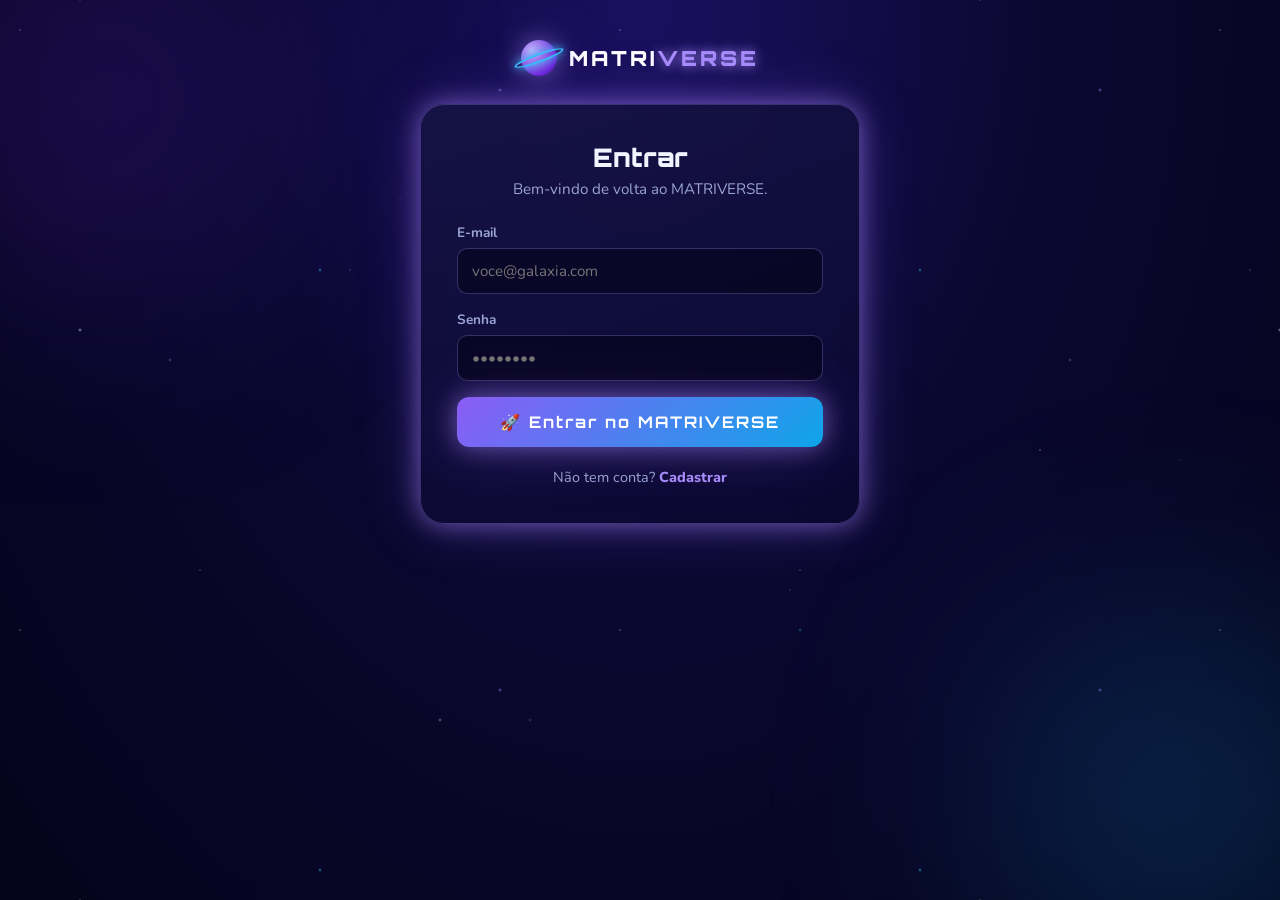
<file: login.html>
<!DOCTYPE html>
<html lang="pt-BR">
<head>
  <meta charset="UTF-8"/>
  <meta name="viewport" content="width=device-width,initial-scale=1.0"/>
  <title>MATRIVERSE · Login</title>
  <link rel="preconnect" href="https://fonts.googleapis.com"/>
  <link href="https://fonts.googleapis.com/css2?family=Nunito:wght@600;700;800;900&family=Orbitron:wght@700;900&display=swap" rel="stylesheet"/>
  <link rel="stylesheet" href="cadastro.css"/>
</head>
<body>
  <div class="space-bg">
    <div class="stars s1"></div><div class="stars s2"></div><div class="stars s3"></div>
    <div class="nebula nb1"></div><div class="nebula nb2"></div>
  </div>

  <div class="page-wrap">
    <a href="landing.html" class="logo">
      <div class="planet-sm"><div class="pc"></div><div class="ring"></div></div>
      <span class="logo-text">MATRI<span>VERSE</span></span>
    </a>

    <div class="card">
      <h1 class="card-title">Entrar</h1>
      <p class="card-sub">Bem-vindo de volta ao MATRIVERSE.</p>

      <div id="erro" class="msg-erro" style="display:none"></div>

      <form id="formLogin">
        <label class="field">
          <span>E-mail</span>
          <input type="email" id="email" placeholder="voce@galaxia.com" required/>
        </label>
        <label class="field">
          <span>Senha</span>
          <input type="password" id="senha" placeholder="••••••••" required/>
        </label>
        <button type="submit" class="btn-neon" id="btnEntrar">🚀 Entrar no MATRIVERSE</button>
      </form>

      <p class="link-login">Não tem conta? <a href="cadastro.html">Cadastrar</a></p>
    </div>
  </div>

  <script src="api.js"></script>
  <script>
    const elErr = document.getElementById('erro');
    const btn   = document.getElementById('btnEntrar');
    function setErro(msg){ elErr.textContent=msg; elErr.style.display=msg?'block':'none'; }

    document.getElementById('formLogin').addEventListener('submit', async (e) => {
      e.preventDefault();
      setErro('');
      const email = document.getElementById('email').value.trim();
      const senha = document.getElementById('senha').value;
      btn.textContent='Entrando...'; btn.disabled=true;
      const res = await API.login(email, senha);
      btn.textContent='🚀 Entrar no MATRIVERSE'; btn.disabled=false;
      if(res.erro){ setErro(res.erro); return; }
      sessionStorage.setItem('mv_usuario', JSON.stringify(res.usuario));
      window.location.href = res.usuario.perfil === 'docente' ? 'docente.html' : 'index.html';
    });
  </script>
</body>
</html>
</file>
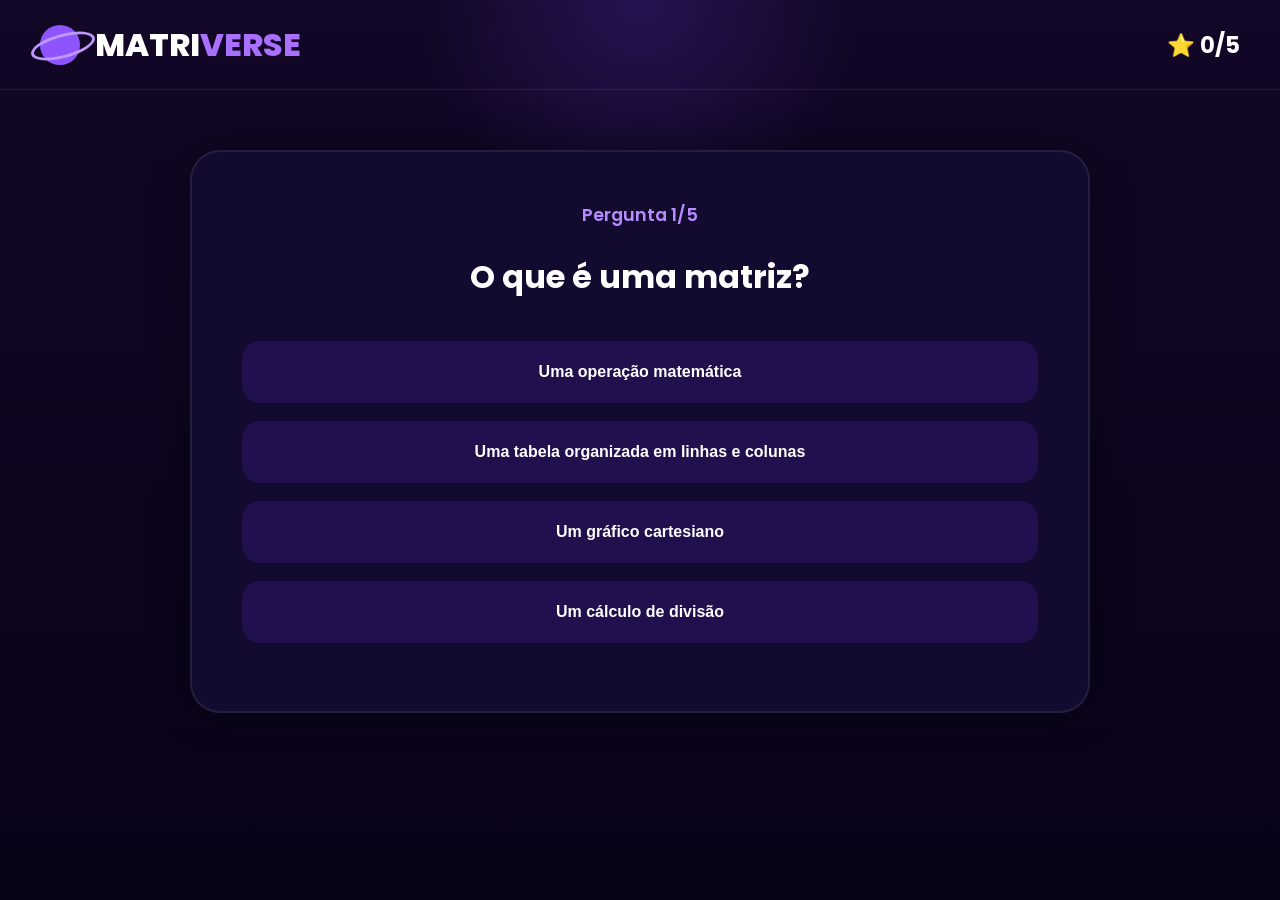
<file: mundo1.html>
<!DOCTYPE html>
<html lang="pt-BR">
<head>
  <meta charset="UTF-8"/>
  <meta name="viewport" content="width=device-width,initial-scale=1.0"/>
  <title>MatriVerse · Mundo 1</title>
  <link rel="preconnect" href="https://fonts.googleapis.com"/>
  <link href="https://fonts.googleapis.com/css2?family=Poppins:wght@300;400;500;600;700;800&display=swap" rel="stylesheet"/>
  <link rel="stylesheet" href="mundo1.css"/>
</head>
<body>

  <!-- QUIZ -->
  <div id="quizView">
    <header class="header">
      <div class="logo">
        <div class="planet"></div>
        <h1>MATRI<span>VERSE</span></h1>
      </div>
      <div class="stars">⭐ <span id="starDisplay">0</span>/5</div>
    </header>

    <main class="container">
      <div class="question-number">Pergunta <span id="qNum">1</span>/5</div>
      <h2 id="questionText"></h2>
      <div id="optionsContainer"></div>
    </main>
  </div>

  <!-- TELA FINAL -->
  <div id="finishView" class="finish-container" style="display:none;">
    <div style="font-size:4rem;">🏆</div>
    <h1 id="finishTitle"></h1>
    <p id="finishMsg"></p>
    <a href="index.html">← Voltar ao Hub</a>
  </div>

<script>
const questions = [
  {
    question: "O que é uma matriz?",
    options: [
      "Uma operação matemática",
      "Uma tabela organizada em linhas e colunas",
      "Um gráfico cartesiano",
      "Um cálculo de divisão"
    ],
    correct: 1
  },
  {
    question: "As linhas de uma matriz são organizadas:",
    options: [
      "Horizontalmente",
      "Verticalmente",
      "Diagonalmente",
      "Circularmente"
    ],
    correct: 0
  },
  {
    question: "O elemento A(2,3) representa:",
    options: [
      "Linha 2 e coluna 3",
      "Linha 3 e coluna 2",
      "Coluna 2 e linha 1",
      "A diagonal da matriz"
    ],
    correct: 0
  },
  {
    question: "Uma matriz quadrada possui:",
    options: [
      "Mais linhas que colunas",
      "Mais colunas que linhas",
      "Mesmo número de linhas e colunas",
      "Apenas uma linha"
    ],
    correct: 2
  },
  {
    question: "Dada a matriz:\n[ 2  3 ]\n[ 1  4 ]\nQual é o resultado da soma dos elementos da primeira linha?",
    options: ["5", "6", "7", "8"],
    correct: 0
  }
];

let current = 0;
let stars = 0;
let shuffled = [...questions];

function shuffle(arr) {
  for (let i = arr.length - 1; i > 0; i--) {
    const j = Math.floor(Math.random() * (i + 1));
    [arr[i], arr[j]] = [arr[j], arr[i]];
  }
  return arr;
}

function loadQuestion() {
  if (current >= 5) { showFinish(); return; }

  const q = shuffled[current];
  document.getElementById('qNum').textContent = current + 1;
  document.getElementById('starDisplay').textContent = stars;
  document.getElementById('questionText').textContent = q.question;

  const container = document.getElementById('optionsContainer');
  container.innerHTML = '';
  q.options.forEach((opt, idx) => {
    const btn = document.createElement('button');
    btn.className = 'option-btn';
    btn.textContent = opt;
    btn.onclick = () => handleAnswer(idx, q.correct);
    container.appendChild(btn);
  });
}

function handleAnswer(selected, correct) {
  if (selected === correct) {
    stars++;
    current++;
    loadQuestion();
  } else {
    // Embaralha e tenta de novo
    shuffled = shuffle([...questions]);
    current = 0;
    loadQuestion();
  }
}

function showFinish() {
  document.getElementById('quizView').style.display = 'none';
  const finish = document.getElementById('finishView');
  finish.style.display = 'flex';
  document.getElementById('finishTitle').textContent = `Você conquistou ${stars}/5 estrelas!`;
  document.getElementById('finishMsg').textContent =
    stars === 5 ? 'Perfeito! Você dominou a Fundação das Matrizes!' :
    stars >= 3  ? 'Bom trabalho! Continue praticando.' :
                  'Continue tentando, você chega lá!';
}

loadQuestion();
</script>
</body>
</html>
</file>
<file: style.css>
/* ═══════════════════════════════════════════════════════
   style.css  –  MatriVerse: Hub de Mundos
═══════════════════════════════════════════════════════ */

:root {
  --bg-deep:       #0D0B2A;
  --bg-mid:        #111438;
  --bg-card:       #161A45;
  --bg-footer:     #0F1235;
  --clr-green:     #22C55E;
  --clr-blue:      #3B82F6;
  --clr-purple:    #8B5CF6;
  --clr-orange:    #F97316;
  --txt-primary:   #FFFFFF;
  --txt-secondary: #B8BFE8;
  --txt-muted:     #8491C8;
  --clr-star:      #F59E0B;
  --nav-height:    68px;
  --nav-bottom:    72px;
  --font-main:     'Nunito', sans-serif;
  --font-logo:     'Orbitron', sans-serif;
  --radius-card:   16px;
  --radius-btn:    10px;
  --shadow-card:   0 8px 32px rgba(0,0,0,.45);
}

*, *::before, *::after { box-sizing: border-box; margin: 0; padding: 0; }
html { font-size: 16px; scroll-behavior: smooth; }
body {
  font-family: var(--font-main);
  background: var(--bg-deep);
  color: var(--txt-primary);
  min-height: 100vh;
  padding-top: var(--nav-height);
  padding-bottom: var(--nav-bottom);
  overflow-x: hidden;
}
a { text-decoration: none; color: inherit; }
button { font-family: var(--font-main); cursor: pointer; border: none; outline: none; }
svg { display: block; flex-shrink: 0; }

/* NAVBAR */
.navbar {
  position: fixed; top: 0; left: 0; right: 0; z-index: 100;
  height: var(--nav-height);
  background: #0C0F30;
  border-bottom: 1px solid rgba(255,255,255,.06);
  display: flex; align-items: center; justify-content: space-between;
  padding: 0 28px;
}
.logo { display: flex; align-items: center; gap: 10px; transition: opacity .2s; }
.logo:hover { opacity: .85; }
.logo-icon { width: 36px; height: 36px; }
.logo-text {
  font-family: var(--font-logo); font-size: 1.35rem; font-weight: 900;
  color: #fff; letter-spacing: .05em; text-transform: uppercase;
}
.logo-accent { color: #A78BFA; }
.navbar-right { display: flex; align-items: center; gap: 18px; }
.score-badge {
  display: flex; align-items: center; gap: 7px;
  background: rgba(255,255,255,.07); border: 1px solid rgba(255,255,255,.1);
  border-radius: 999px; padding: 6px 16px;
  font-size: .95rem; font-weight: 800;
}
.score-badge .icon-star { width: 18px; height: 18px; }
.score-value { color: var(--txt-primary); }
.user-info {
  display: flex; align-items: center; gap: 8px;
  background: rgba(255,255,255,.07); border: 1px solid rgba(255,255,255,.1);
  border-radius: 999px; padding: 6px 16px;
  font-size: .9rem; font-weight: 700; color: var(--txt-secondary);
}
.icon-user { width: 22px; height: 22px; }
.btn-sair {
  background: transparent; border: 2px solid #A78BFA;
  border-radius: var(--radius-btn); color: #A78BFA;
  font-weight: 800; font-size: .9rem; padding: 7px 20px;
  transition: background .2s, color .2s;
}
.btn-sair:hover { background: #A78BFA; color: #fff; }

/* HERO */
.hero {
  position: relative; min-height: 180px;
  display: flex; align-items: center; justify-content: center;
  text-align: center; padding: 40px 20px 20px; overflow: hidden;
  background: radial-gradient(ellipse 80% 120% at 50% 0%, #1E0F5C 0%, #0D0B2A 70%);
}
.planet { position: absolute; pointer-events: none; }
.planet-left { left: 40px; top: 10px; width: 110px; opacity: .9; }
.planet-right { right: 60px; top: 20px; width: 85px; opacity: .8; }
.stars-bg { position: absolute; inset: 0; pointer-events: none; }
.star-dot {
  position: absolute; background: #fff; border-radius: 50%;
  animation: twinkle 2.5s infinite alternate;
}
@keyframes twinkle {
  from { opacity: .3; transform: scale(1); }
  to   { opacity: 1;  transform: scale(1.4); }
}
.hero-text { position: relative; z-index: 1; }
.hero-title {
  font-family: var(--font-logo); font-size: clamp(2rem, 5vw, 3.2rem);
  font-weight: 900; color: #fff; letter-spacing: .08em;
  text-shadow: 0 0 40px rgba(167,139,250,.5), 0 2px 8px rgba(0,0,0,.6);
  line-height: 1.1;
}
.hero-subtitle {
  margin-top: 10px; font-size: clamp(.85rem, 2vw, 1.05rem);
  font-weight: 600; color: var(--txt-secondary); max-width: 520px;
}

/* WORLDS GRID */
.worlds-grid {
  display: grid; grid-template-columns: repeat(4, 1fr);
  gap: 20px; max-width: 1260px; margin: 28px auto 32px; padding: 0 24px;
}

/* CARDS */
.world-card {
  background: var(--bg-card); border-radius: var(--radius-card);
  overflow: hidden; display: flex; flex-direction: column;
  box-shadow: var(--shadow-card); transition: transform .25s, box-shadow .25s;
  border: 2px solid transparent;
}
.world-card:hover { transform: translateY(-6px); box-shadow: 0 16px 48px rgba(0,0,0,.55); }
.world-card--green  { border-color: var(--clr-green); }
.world-card--blue   { border-color: var(--clr-blue); }
.world-card--purple { border-color: var(--clr-purple); }
.world-card--orange { border-color: var(--clr-orange); }

.card-header { padding: 10px 16px; text-align: center; }
.card-header--green  { background: var(--clr-green); }
.card-header--blue   { background: var(--clr-blue); }
.card-header--purple { background: var(--clr-purple); }
.card-header--orange { background: var(--clr-orange); }
.card-title { font-family: var(--font-logo); font-size: 1rem; font-weight: 900; letter-spacing: .1em; color: #fff; }

.card-illustration { width: 100%; aspect-ratio: 260 / 160; overflow: hidden; background: #08062B; }
.card-illustration svg { width: 100%; height: 100%; }

.card-body { display: flex; flex-direction: column; flex: 1; padding: 14px 16px 16px; gap: 8px; }
.card-name { font-size: 1rem; font-weight: 800; color: #fff; line-height: 1.3; }
.card-desc { font-size: .82rem; color: var(--txt-secondary); font-weight: 600; line-height: 1.5; flex: 1; }

.card-footer { display: flex; align-items: center; justify-content: space-between; gap: 8px; margin-top: 4px; }
.card-stars { display: flex; align-items: center; gap: 5px; font-size: .88rem; font-weight: 800; color: var(--txt-primary); }
.card-stars svg { width: 18px; height: 18px; }

/* BUTTONS */
.btn-world {
  border-radius: var(--radius-btn); font-family: var(--font-main);
  font-size: .85rem; font-weight: 800; padding: 8px 18px;
  transition: filter .2s, transform .15s; white-space: nowrap;
}
.btn-world:hover  { filter: brightness(1.15); transform: scale(1.03); }
.btn-world:active { transform: scale(.97); }
.btn-concluido { background: transparent; border: 2px solid var(--clr-green); color: var(--clr-green); }
.btn-concluido:hover { background: var(--clr-green); color: #fff; }
.btn-continuar { background: transparent; border: 2px solid var(--clr-blue); color: var(--clr-blue); }
.btn-continuar:hover { background: var(--clr-blue); color: #fff; }
.btn-bloqueado {
  display: flex; align-items: center; gap: 6px;
  background: transparent; border: 2px solid var(--clr-purple);
  color: var(--clr-purple); cursor: not-allowed; opacity: .85;
}
.btn-bloqueado:hover { filter: brightness(1.1); transform: none; }
.btn-bloqueado--orange { border-color: var(--clr-orange); color: var(--clr-orange); }
.icon-lock { width: 15px; height: 15px; }

/* BOTTOM NAV */
.bottom-nav {
  position: fixed; bottom: 0; left: 0; right: 0; z-index: 100;
  height: var(--nav-bottom); background: var(--bg-footer);
  border-top: 1px solid rgba(255,255,255,.07);
  display: flex; align-items: stretch;
}
.bottom-nav__item {
  flex: 1; display: flex; flex-direction: column;
  align-items: center; justify-content: center; gap: 4px;
  color: var(--txt-muted); font-size: .72rem; font-weight: 700;
  transition: color .2s; padding: 8px 0 10px; position: relative;
}
.bottom-nav__item svg { width: 22px; height: 22px; }
.bottom-nav__item:hover { color: var(--txt-secondary); }
.bottom-nav__item--active { color: #A78BFA; }
.bottom-nav__item--active::after {
  content: ''; position: absolute; bottom: 0; left: 50%;
  transform: translateX(-50%); width: 32px; height: 3px;
  border-radius: 99px; background: #A78BFA;
}

/* MODAL */
.modal-overlay {
  position: fixed; inset: 0; z-index: 200; background: rgba(0,0,0,.65);
  display: flex; align-items: center; justify-content: center;
  backdrop-filter: blur(4px); animation: fadeIn .2s ease;
}
.modal-overlay[hidden] { display: none; }
@keyframes fadeIn { from { opacity: 0; } to { opacity: 1; } }
.modal {
  background: #1A1F52; border: 2px solid #A78BFA; border-radius: 20px;
  padding: 36px 40px; text-align: center; max-width: 360px; width: 90%;
  animation: slideUp .25s ease; box-shadow: 0 24px 64px rgba(0,0,0,.6);
}
@keyframes slideUp {
  from { transform: translateY(20px); opacity: 0; }
  to   { transform: translateY(0); opacity: 1; }
}
.modal-icon { font-size: 3rem; margin-bottom: 12px; }
.modal-title { font-family: var(--font-logo); font-size: 1.3rem; font-weight: 900; color: #fff; margin-bottom: 10px; }
.modal-msg { font-size: .95rem; color: var(--txt-secondary); font-weight: 600; line-height: 1.5; margin-bottom: 24px; }
.modal-btn {
  background: #A78BFA; color: #fff; border-radius: var(--radius-btn);
  font-family: var(--font-main); font-size: .95rem; font-weight: 800;
  padding: 11px 36px; transition: background .2s;
}
.modal-btn:hover { background: #8B5CF6; }

/* RESPONSIVE */
@media (max-width: 900px) {
  .worlds-grid { grid-template-columns: repeat(2, 1fr); }
  .planet-left  { width: 80px; left: 16px; }
  .planet-right { width: 65px; right: 16px; }
}
@media (max-width: 560px) {
  .worlds-grid { grid-template-columns: 1fr; padding: 0 16px; }
  .navbar { padding: 0 14px; }
  .score-badge, .user-info { padding: 5px 10px; }
  .logo-text { font-size: 1.05rem; }
  .hero-title { font-size: 1.8rem; }
}
</file>
<file: cadastro.css>
*,*::before,*::after{box-sizing:border-box;margin:0;padding:0}
:root{
  --bg:#05031a;--purple:#a78bfa;--purple2:#8b5cf6;--blue:#38bdf8;--blue2:#0ea5e9;
  --white:#f1f5ff;--muted:#9aa3d4;--glass:rgba(20,15,55,.6);--border:rgba(167,139,250,.3);
  --glow-p:0 0 24px rgba(167,139,250,.55),0 0 60px rgba(139,92,246,.3);
  --glow-b:0 0 24px rgba(56,189,248,.55),0 0 60px rgba(14,165,233,.3);
  --green:#4ade80;--red:#f43f5e;
}
html,body{min-height:100vh;font-family:'Nunito',sans-serif;color:var(--white);overflow-x:hidden}
body{background:radial-gradient(ellipse at top,#1a1060 0%,#0a0830 45%,var(--bg) 100%);display:flex;align-items:flex-start;justify-content:center}

/* FUNDO */
.space-bg{position:fixed;inset:0;z-index:0;pointer-events:none;overflow:hidden}
.stars{position:absolute;inset:-50%;background-image:radial-gradient(2px 2px at 20% 30%,#fff,transparent),radial-gradient(1px 1px at 40% 70%,#c4b5fd,transparent),radial-gradient(2px 2px at 60% 20%,#38bdf8,transparent),radial-gradient(1px 1px at 80% 50%,#fff,transparent),radial-gradient(1px 1px at 10% 80%,#fff,transparent),radial-gradient(2px 2px at 90% 90%,#a78bfa,transparent);background-size:600px 600px;animation:drift 120s linear infinite;opacity:.6}
.s2{background-size:900px 900px;animation-duration:200s;opacity:.4}
.s3{background-size:1300px 1300px;animation-duration:300s;opacity:.3}
@keyframes drift{to{transform:translate(-300px,-600px)}}
.nebula{position:absolute;width:600px;height:600px;border-radius:50%;filter:blur(120px);opacity:.35}
.nb1{top:-200px;left:-200px;background:radial-gradient(circle,#6d28d9,transparent 60%)}
.nb2{bottom:-200px;right:-200px;background:radial-gradient(circle,#0ea5e9,transparent 60%)}

/* LAYOUT */
.page-wrap{position:relative;z-index:1;width:100%;max-width:480px;padding:40px 20px 60px;display:flex;flex-direction:column;align-items:center;gap:28px}

/* LOGO */
.logo{display:flex;align-items:center;gap:12px;text-decoration:none}
.logo-text{font-family:'Orbitron',sans-serif;font-weight:900;font-size:1.3rem;letter-spacing:3px;color:#fff}
.logo-text span{color:var(--purple);text-shadow:0 0 12px var(--purple)}
.planet-sm{position:relative;width:36px;height:36px}
.pc{width:100%;height:100%;background:radial-gradient(circle at 30% 30%,#c4b5fd,#6d28d9 70%,#2e1065);border-radius:50%;box-shadow:var(--glow-p);animation:spin 14s linear infinite}
.ring{position:absolute;top:50%;left:-8px;right:-8px;height:9px;border:2px solid var(--blue);border-radius:50%;transform:translateY(-50%) rotate(-20deg);box-shadow:0 0 10px var(--blue)}
@keyframes spin{to{transform:rotate(360deg)}}

/* CARD */
.card{width:100%;background:linear-gradient(160deg,rgba(22,19,69,.9),rgba(10,8,48,.9));border:1px solid var(--border);border-radius:24px;padding:36px;box-shadow:var(--glow-p);backdrop-filter:blur(12px)}
.card-title{font-family:'Orbitron',sans-serif;font-size:1.6rem;font-weight:900;text-align:center;margin-bottom:6px}
.card-sub{color:var(--muted);text-align:center;margin-bottom:24px;font-size:.95rem}

/* PERFIL */
.profile-grid{display:grid;grid-template-columns:1fr 1fr;gap:12px;margin-bottom:24px}
.profile-opt input{display:none}
.profile-box{display:flex;flex-direction:column;align-items:center;gap:4px;padding:16px 12px;background:rgba(167,139,250,.08);border:2px solid var(--border);border-radius:14px;cursor:pointer;transition:.25s}
.profile-box:hover{border-color:var(--purple)}
.profile-opt input:checked+.profile-box{border-color:var(--blue);background:rgba(56,189,248,.15);box-shadow:var(--glow-b)}
.p-ico{font-size:1.8rem}
.profile-box b{font-family:'Orbitron',sans-serif;font-size:.9rem}
.profile-box small{color:var(--muted);font-size:.75rem}

/* FORM */
.field{display:flex;flex-direction:column;gap:6px;margin-bottom:16px}
.field span{font-size:.85rem;font-weight:700;color:var(--muted)}
.field small{color:var(--muted);font-weight:600}
.field input{padding:12px 14px;background:rgba(5,3,26,.6);border:1px solid var(--border);border-radius:10px;color:var(--white);font-family:inherit;font-size:.95rem;transition:.2s}
.field input:focus{outline:none;border-color:var(--purple);box-shadow:var(--glow-p)}

/* BOTÃO */
.btn-neon{display:block;width:100%;padding:15px;margin-top:8px;background:linear-gradient(135deg,var(--purple2),var(--blue2));color:#fff;border:none;border-radius:12px;font-family:'Orbitron',sans-serif;font-weight:700;font-size:1rem;letter-spacing:2px;cursor:pointer;box-shadow:var(--glow-p);transition:.25s}
.btn-neon:hover:not(:disabled){transform:translateY(-2px);box-shadow:var(--glow-p),var(--glow-b)}
.btn-neon:disabled{opacity:.6;cursor:not-allowed}

/* MENSAGENS */
.msg-erro{background:rgba(244,63,94,.15);border:1px solid var(--red);border-radius:10px;padding:10px 14px;color:var(--red);font-weight:700;font-size:.9rem;margin-bottom:14px}
.msg-ok{background:rgba(74,222,128,.15);border:1px solid var(--green);border-radius:10px;padding:10px 14px;color:var(--green);font-weight:700;font-size:.9rem;margin-bottom:14px}

.link-login{text-align:center;margin-top:20px;color:var(--muted);font-size:.9rem}
.link-login a{color:var(--purple);font-weight:800;text-decoration:none}
.link-login a:hover{text-decoration:underline}
</file>
<file: docente.css>
*,*::before,*::after{box-sizing:border-box;margin:0;padding:0}
:root{
  --bg:#05031a;--purple:#a78bfa;--purple2:#8b5cf6;--blue:#38bdf8;--blue2:#0ea5e9;
  --white:#f1f5ff;--muted:#9aa3d4;--card:rgba(22,19,69,.85);--border:rgba(167,139,250,.28);
  --glow-p:0 0 20px rgba(167,139,250,.5),0 0 40px rgba(139,92,246,.3);
  --glow-b:0 0 20px rgba(56,189,248,.5),0 0 40px rgba(14,165,233,.3);
  --green:#4ade80;--red:#f43f5e;--gold:#fde047;
  --nav:70px;
}
html,body{min-height:100vh;font-family:'Nunito',sans-serif;color:var(--white);overflow-x:hidden}
body{background:radial-gradient(ellipse at top,#1a1060 0%,#0a0830 45%,var(--bg) 100%);padding-top:var(--nav)}

/* BG */
.space-bg{position:fixed;inset:0;z-index:0;pointer-events:none;overflow:hidden}
.stars{position:absolute;inset:-50%;background-image:radial-gradient(2px 2px at 20% 30%,#fff,transparent),radial-gradient(1px 1px at 40% 70%,#c4b5fd,transparent),radial-gradient(2px 2px at 60% 20%,#38bdf8,transparent),radial-gradient(1px 1px at 80% 50%,#fff,transparent),radial-gradient(2px 2px at 90% 90%,#a78bfa,transparent);background-size:600px 600px;animation:drift 120s linear infinite;opacity:.5}
.s2{background-size:900px 900px;animation-duration:200s;opacity:.35}
@keyframes drift{to{transform:translate(-300px,-600px)}}
.nebula{position:absolute;width:600px;height:600px;border-radius:50%;filter:blur(120px);opacity:.3}
.nb1{top:-200px;left:-200px;background:radial-gradient(circle,#6d28d9,transparent 60%)}
.nb2{bottom:-200px;right:-200px;background:radial-gradient(circle,#0ea5e9,transparent 60%)}

/* NAVBAR */
.navbar{position:fixed;top:0;left:0;right:0;z-index:50;height:var(--nav);display:flex;align-items:center;justify-content:space-between;padding:0 28px;background:rgba(10,8,48,.6);backdrop-filter:blur(20px);border-bottom:1px solid var(--border)}
.nav-left{display:flex;align-items:center;gap:14px}
.nav-right{display:flex;align-items:center;gap:14px}
.logo-text{font-family:'Orbitron',sans-serif;font-weight:900;font-size:1.2rem;letter-spacing:3px;color:#fff}
.logo-text span{color:var(--purple);text-shadow:0 0 10px var(--purple)}
.planet-sm{position:relative;width:36px;height:36px}
.pc{width:100%;height:100%;background:radial-gradient(circle at 30% 30%,#c4b5fd,#6d28d9 70%,#2e1065);border-radius:50%;box-shadow:var(--glow-p);animation:spin 14s linear infinite}
.ring{position:absolute;top:50%;left:-8px;right:-8px;height:9px;border:2px solid var(--blue);border-radius:50%;transform:translateY(-50%) rotate(-20deg);box-shadow:0 0 10px var(--blue)}
@keyframes spin{to{transform:rotate(360deg)}}
.badge-docente{font-size:.8rem;font-weight:800;padding:4px 12px;background:rgba(167,139,250,.15);border:1px solid var(--border);border-radius:999px;color:var(--purple)}
.nav-nome{color:var(--muted);font-weight:700;font-size:.95rem}
.btn-sair{background:transparent;border:2px solid var(--purple);border-radius:10px;color:var(--purple);font-family:'Nunito',sans-serif;font-weight:800;font-size:.9rem;padding:7px 20px;cursor:pointer;transition:.2s}
.btn-sair:hover{background:var(--purple);color:#fff}

/* LAYOUT */
.main{position:relative;z-index:1;display:grid;grid-template-columns:300px 1fr;gap:24px;max-width:1400px;margin:0 auto;padding:28px 24px 60px}

/* SIDEBAR */
.sidebar{display:flex;flex-direction:column;gap:20px}
.panel{background:var(--card);border:1px solid var(--border);border-radius:20px;padding:24px;backdrop-filter:blur(8px);box-shadow:var(--glow-p)}
.panel-title{font-family:'Orbitron',sans-serif;font-size:1rem;font-weight:900;margin-bottom:16px;color:var(--white)}
.field{display:flex;flex-direction:column;gap:6px;margin-bottom:14px}
.field span{font-size:.82rem;font-weight:700;color:var(--muted)}
.field input{padding:11px 13px;background:rgba(5,3,26,.6);border:1px solid var(--border);border-radius:10px;color:var(--white);font-family:inherit;font-size:.9rem;transition:.2s}
.field input:focus{outline:none;border-color:var(--purple);box-shadow:var(--glow-p)}
.btn-neon{display:block;width:100%;padding:12px;background:linear-gradient(135deg,var(--purple2),var(--blue2));color:#fff;border:none;border-radius:10px;font-family:'Orbitron',sans-serif;font-weight:700;font-size:.9rem;letter-spacing:1.5px;cursor:pointer;box-shadow:var(--glow-p);transition:.2s}
.btn-neon:hover{transform:translateY(-2px);box-shadow:var(--glow-p),var(--glow-b)}
.msg-erro{background:rgba(244,63,94,.15);border:1px solid var(--red);border-radius:8px;padding:8px 12px;color:var(--red);font-weight:700;font-size:.85rem;margin-bottom:12px}

/* LISTA SALAS */
.salas-list{display:flex;flex-direction:column;gap:10px}
.empty-msg{color:var(--muted);font-size:.9rem;text-align:center;padding:12px 0}
.sala-item{padding:14px 16px;background:rgba(167,139,250,.08);border:1px solid var(--border);border-radius:12px;cursor:pointer;transition:.2s}
.sala-item:hover,.sala-item.ativa{background:rgba(167,139,250,.18);border-color:var(--purple);box-shadow:var(--glow-p)}
.si-nome{font-weight:800;font-size:.95rem;margin-bottom:6px}
.si-info{display:flex;align-items:center;gap:8px}
.codigo-chip{font-family:'Orbitron',sans-serif;font-size:.75rem;padding:3px 10px;background:rgba(56,189,248,.15);border:1px solid rgba(56,189,248,.4);border-radius:6px;color:var(--blue)}
.aluno-count{font-size:.82rem;color:var(--muted);font-weight:700}

/* CONTENT */
.content{background:var(--card);border:1px solid var(--border);border-radius:20px;padding:32px;backdrop-filter:blur(8px);box-shadow:var(--glow-p)}
.empty-state{display:flex;flex-direction:column;align-items:center;justify-content:center;height:100%;gap:14px;text-align:center;min-height:300px}
.empty-icon{font-size:4rem;filter:drop-shadow(0 0 20px var(--purple));animation:float 4s ease-in-out infinite}
@keyframes float{50%{transform:translateY(-12px)}}
.empty-state h2{font-family:'Orbitron',sans-serif;font-size:1.3rem;color:var(--white)}
.empty-state p{color:var(--muted)}

/* PAINEL SALA */
.sala-header{display:flex;align-items:flex-start;justify-content:space-between;gap:16px;margin-bottom:24px;flex-wrap:wrap}
.sala-titulo{font-family:'Orbitron',sans-serif;font-size:1.4rem;font-weight:900;color:var(--white)}
.sala-sub{color:var(--muted);font-size:.9rem;margin-top:4px}
.codigo-box{display:flex;flex-direction:column;align-items:flex-end;gap:6px}
.codigo-label{font-size:.72rem;color:var(--muted);font-family:'Orbitron',sans-serif;letter-spacing:2px;text-transform:uppercase}
.codigo-val{font-family:'Orbitron',sans-serif;font-size:1.8rem;font-weight:900;color:var(--blue);text-shadow:var(--glow-b);letter-spacing:4px}
.btn-copy{font-family:'Nunito',sans-serif;font-size:.8rem;font-weight:800;padding:5px 14px;background:transparent;border:1px solid var(--blue);border-radius:8px;color:var(--blue);cursor:pointer;transition:.2s}
.btn-copy:hover{background:var(--blue);color:#fff}

/* STATS */
.stats-row{display:grid;grid-template-columns:repeat(4,1fr);gap:14px;margin-bottom:24px}
.stat-card{background:rgba(167,139,250,.1);border:1px solid var(--border);border-radius:14px;padding:18px;text-align:center}
.stat-card b{display:block;font-family:'Orbitron',sans-serif;font-size:1.4rem;color:var(--blue);margin-bottom:4px}
.stat-card small{color:var(--muted);font-size:.78rem;font-weight:700}

/* TABELA */
.table-wrap{overflow-x:auto;border-radius:14px;border:1px solid var(--border)}
.tabela-alunos{width:100%;border-collapse:collapse;font-size:.9rem}
.tabela-alunos thead{background:rgba(167,139,250,.12)}
.tabela-alunos th{padding:12px 16px;text-align:left;font-family:'Orbitron',sans-serif;font-size:.72rem;color:var(--purple);letter-spacing:1.5px;text-transform:uppercase;border-bottom:1px solid var(--border)}
.tabela-alunos td{padding:12px 16px;border-bottom:1px solid rgba(167,139,250,.08);vertical-align:middle}
.tabela-alunos tr:last-child td{border-bottom:none}
.tabela-alunos tr:hover td{background:rgba(167,139,250,.06)}
.pos{font-family:'Orbitron',sans-serif;font-weight:900;color:var(--muted);width:36px}
.tabela-alunos tr:nth-child(1) .pos{color:var(--gold)}
.tabela-alunos tr:nth-child(2) .pos{color:#cbd5e1}
.tabela-alunos tr:nth-child(3) .pos{color:#d97706}
.nome-cell b{color:var(--white)}
.nome-cell small{color:var(--muted);font-size:.78rem}
.estrelas{font-weight:800;color:var(--gold)}
.empty-td{text-align:center;color:var(--muted);padding:32px!important}
.pct-bar{height:6px;background:rgba(255,255,255,.08);border-radius:999px;overflow:hidden;width:60px;display:inline-block;vertical-align:middle;margin-right:8px}
.pct-fill{height:100%;background:linear-gradient(90deg,var(--purple2),var(--blue2));border-radius:999px}

/* RESPONSIVE */
@media(max-width:900px){
  .main{grid-template-columns:1fr}
  .stats-row{grid-template-columns:repeat(2,1fr)}
}
</file>
<file: landing.css>
/* =====================================================
   MATRIVERSE · style.css
   Landing futurista · neon roxo / azul / espacial
   ===================================================== */

*,*::before,*::after { box-sizing: border-box; margin: 0; padding: 0; }

:root {
  --bg-0: #05031a;
  --bg-1: #0a0830;
  --bg-2: #120d3d;
  --purple: #a78bfa;
  --purple-2: #8b5cf6;
  --purple-3: #6d28d9;
  --blue: #38bdf8;
  --blue-2: #0ea5e9;
  --pink: #ec4899;
  --gold: #fde047;
  --white: #f1f5ff;
  --muted: #9aa3d4;
  --glass: rgba(20,15,55,.55);
  --border: rgba(167,139,250,.28);
  --glow-p: 0 0 24px rgba(167,139,250,.55), 0 0 60px rgba(139,92,246,.3);
  --glow-b: 0 0 24px rgba(56,189,248,.55), 0 0 60px rgba(14,165,233,.3);
}

html { scroll-behavior: smooth; }
body {
  min-height: 100vh;
  background: radial-gradient(ellipse at top, #1a1060 0%, var(--bg-1) 45%, var(--bg-0) 100%);
  font-family: 'Nunito', sans-serif;
  color: var(--white);
  overflow-x: hidden;
  line-height: 1.5;
}

a { color: inherit; text-decoration: none; }
button { font-family: inherit; }

/* ===================== FUNDO ESPACIAL ===================== */
.space-bg { position: fixed; inset: 0; z-index: 0; pointer-events: none; overflow: hidden; }

.stars {
  position: absolute; inset: -50%;
  background-image:
    radial-gradient(2px 2px at 20% 30%, #fff, transparent),
    radial-gradient(1px 1px at 40% 70%, #c4b5fd, transparent),
    radial-gradient(2px 2px at 60% 20%, #38bdf8, transparent),
    radial-gradient(1px 1px at 80% 50%, #fff, transparent),
    radial-gradient(1px 1px at 10% 80%, #fff, transparent),
    radial-gradient(2px 2px at 90% 90%, #a78bfa, transparent),
    radial-gradient(1px 1px at 33% 12%, #fff, transparent),
    radial-gradient(1px 1px at 75% 75%, #fff, transparent);
  background-size: 600px 600px;
  animation: drift 120s linear infinite;
  opacity: .7;
}
.layer2 { background-size: 900px 900px; animation-duration: 200s; opacity: .5; }
.layer3 { background-size: 1300px 1300px; animation-duration: 300s; opacity: .35; }
@keyframes drift { to { transform: translate(-300px, -600px); } }

.nebula {
  position: absolute;
  width: 600px; height: 600px;
  border-radius: 50%;
  filter: blur(120px);
  opacity: .4;
}
.nebula-1 { top: -200px; left: -200px; background: radial-gradient(circle, var(--purple-3), transparent 60%); }
.nebula-2 { bottom: -200px; right: -200px; background: radial-gradient(circle, var(--blue-2), transparent 60%); }

#particles { position: absolute; inset: 0; }
.particle {
  position: absolute; width: 3px; height: 3px;
  background: var(--purple); border-radius: 50%;
  box-shadow: 0 0 8px var(--purple);
  animation: rise linear infinite;
}
@keyframes rise {
  from { transform: translateY(100vh) scale(0); opacity: 0; }
  10% { opacity: 1; }
  to { transform: translateY(-100px) scale(1); opacity: 0; }
}

/* ===================== NAVBAR ===================== */
.navbar {
  position: sticky; top: 0; z-index: 50;
  display: flex; align-items: center; justify-content: space-between;
  padding: 14px 40px;
  background: rgba(10,8,48,.55);
  backdrop-filter: blur(20px);
  -webkit-backdrop-filter: blur(20px);
  border-bottom: 1px solid var(--border);
  box-shadow: 0 4px 30px rgba(0,0,0,.4);
}

.logo { display: flex; align-items: center; gap: 12px; }
.logo-text {
  font-family: 'Orbitron', sans-serif; font-weight: 900;
  font-size: 1.3rem; letter-spacing: 3px;
  color: #fff;
}
.logo-text span { color: var(--purple); text-shadow: 0 0 12px var(--purple); }

/* Planeta */
.planet {
  position: relative; width: 40px; height: 40px;
}
.planet.small { width: 32px; height: 32px; }
.planet-core {
  width: 100%; height: 100%;
  background: radial-gradient(circle at 30% 30%, #c4b5fd, var(--purple-3) 70%, #2e1065);
  border-radius: 50%;
  box-shadow: var(--glow-p);
  animation: spin 14s linear infinite;
}
.ring {
  position: absolute; top: 50%; left: -8px; right: -8px;
  height: 10px;
  border: 2px solid var(--blue);
  border-radius: 50%;
  transform: translateY(-50%) rotate(-20deg);
  box-shadow: 0 0 12px var(--blue);
}
@keyframes spin { to { transform: rotate(360deg); } }

.nav-links { display: flex; gap: 28px; }
.nav-link {
  font-weight: 700; font-size: .95rem;
  color: var(--muted);
  position: relative;
  transition: color .2s;
}
.nav-link::after {
  content: ''; position: absolute; left: 0; bottom: -6px;
  width: 0; height: 2px;
  background: linear-gradient(90deg, var(--purple), var(--blue));
  box-shadow: var(--glow-p);
  transition: width .3s;
}
.nav-link:hover, .nav-link.active { color: var(--white); }
.nav-link:hover::after, .nav-link.active::after { width: 100%; }

.nav-actions { display: flex; gap: 10px; align-items: center; }

.btn-ghost {
  padding: 10px 20px;
  background: transparent;
  border: 1px solid var(--border);
  color: var(--white);
  border-radius: 10px;
  font-weight: 700; cursor: pointer;
  transition: all .25s;
}
.btn-ghost:hover { border-color: var(--purple); box-shadow: var(--glow-p); }

/* ===================== BOTÕES NEON ===================== */
.btn-neon {
  display: inline-flex; align-items: center; justify-content: center; gap: 8px;
  padding: 12px 24px;
  background: linear-gradient(135deg, var(--purple-2), var(--blue-2));
  color: #fff; border: none;
  border-radius: 12px;
  font-family: 'Orbitron', sans-serif; font-weight: 800;
  font-size: .95rem; letter-spacing: 2px;
  cursor: pointer;
  box-shadow: var(--glow-p);
  transition: all .25s;
  position: relative; overflow: hidden;
}
.btn-neon::before {
  content: ''; position: absolute; inset: 0;
  background: linear-gradient(90deg, transparent, rgba(255,255,255,.3), transparent);
  transform: translateX(-100%);
  transition: transform .6s;
}
.btn-neon:hover { transform: translateY(-3px); box-shadow: var(--glow-p), var(--glow-b); }
.btn-neon:hover::before { transform: translateX(100%); }
.btn-neon.big { padding: 18px 36px; font-size: 1.05rem; }
.btn-neon.small { padding: 10px 18px; font-size: .85rem; letter-spacing: 1.5px; }
.btn-neon.full { width: 100%; }

.btn-outline {
  display: inline-flex; align-items: center; justify-content: center;
  padding: 18px 36px;
  background: transparent;
  border: 2px solid var(--purple);
  color: var(--white);
  border-radius: 12px;
  font-family: 'Orbitron', sans-serif; font-weight: 800;
  font-size: 1.05rem; letter-spacing: 2px;
  cursor: pointer;
  transition: all .25s;
}
.btn-outline:hover {
  background: rgba(167,139,250,.15);
  box-shadow: var(--glow-p);
  transform: translateY(-3px);
}

/* Hamburger mobile */
.hamburger {
  display: none; background: none; border: none;
  flex-direction: column; gap: 5px; cursor: pointer;
}
.hamburger span {
  width: 26px; height: 3px;
  background: var(--purple); border-radius: 2px;
  box-shadow: 0 0 6px var(--purple);
}

/* ===================== HERO ===================== */
.hero {
  position: relative; z-index: 1;
  display: grid; grid-template-columns: 1.1fr 1fr; gap: 60px;
  align-items: center;
  max-width: 1400px; margin: 0 auto;
  padding: 80px 40px 100px;
  min-height: calc(100vh - 78px);
}

.badge-tag {
  display: inline-flex; align-items: center; gap: 8px;
  padding: 8px 16px;
  background: rgba(167,139,250,.12);
  border: 1px solid var(--border);
  border-radius: 999px;
  font-family: 'Orbitron', sans-serif;
  font-size: .75rem; font-weight: 700; letter-spacing: 2px;
  color: var(--purple);
  box-shadow: var(--glow-p);
  margin-bottom: 24px;
}
.pulse-dot {
  width: 8px; height: 8px; border-radius: 50%;
  background: var(--green, #4ade80);
  box-shadow: 0 0 10px #4ade80;
  animation: pulse 1.4s ease-in-out infinite;
}
@keyframes pulse { 50% { opacity: .4; transform: scale(.8); } }

.hero-title {
  font-family: 'Orbitron', sans-serif; font-weight: 900;
  font-size: clamp(2.2rem, 5vw, 3.8rem);
  line-height: 1.1; letter-spacing: -1px;
  margin-bottom: 20px;
}
.gradient-text {
  background: linear-gradient(90deg, var(--purple), var(--blue), var(--pink));
  -webkit-background-clip: text; background-clip: text; color: transparent;
  text-shadow: 0 0 40px rgba(167,139,250,.4);
}

.hero-sub {
  font-size: 1.15rem; color: var(--white);
  font-weight: 600;
  margin-bottom: 14px;
}
.hero-extra {
  font-size: 1rem; color: var(--muted);
  margin-bottom: 24px;
}

.features-list {
  list-style: none;
  display: grid; grid-template-columns: 1fr 1fr; gap: 10px;
  margin-bottom: 32px;
}
.features-list li {
  font-weight: 700; font-size: .95rem;
  color: var(--white);
}

.hero-cta { display: flex; gap: 14px; flex-wrap: wrap; }

/* ============ HUD HERO RIGHT ============ */
.hero-right {
  position: relative;
  height: 540px;
  display: flex; align-items: center; justify-content: center;
}
.hud {
  position: relative;
  width: 100%; height: 100%;
}

.orbit {
  position: absolute; top: 50%; left: 50%;
  width: 380px; height: 380px;
  border: 1px dashed rgba(167,139,250,.3);
  border-radius: 50%;
  transform: translate(-50%, -50%);
  animation: spin 30s linear infinite;
}
.orbit-2 { width: 480px; height: 480px; animation-duration: 50s; animation-direction: reverse; border-color: rgba(56,189,248,.25); }
.orbit-dot {
  position: absolute; top: -6px; left: 50%;
  width: 12px; height: 12px; border-radius: 50%;
  background: var(--blue);
  box-shadow: var(--glow-b);
  transform: translateX(-50%);
}
.orbit-2 .orbit-dot { background: var(--pink); box-shadow: 0 0 16px var(--pink); }

.hero-planet {
  position: absolute; top: 50%; left: 50%;
  width: 200px; height: 200px;
  background: radial-gradient(circle at 30% 30%, #c4b5fd 0%, var(--purple-3) 50%, #1e1065 100%);
  border-radius: 50%;
  transform: translate(-50%, -50%);
  box-shadow: var(--glow-p), inset -20px -20px 60px rgba(0,0,0,.6);
  animation: float 5s ease-in-out infinite;
}
.hero-planet-ring {
  position: absolute; top: 50%; left: -40px; right: -40px;
  height: 24px;
  border: 3px solid var(--blue);
  border-radius: 50%;
  transform: translateY(-50%) rotate(-18deg);
  box-shadow: 0 0 20px var(--blue);
}
@keyframes float {
  50% { transform: translate(-50%, -58%); }
}

.holo-matrix {
  position: absolute;
  display: flex; align-items: center; gap: 6px;
  padding: 12px 14px;
  background: rgba(56,189,248,.08);
  border: 1px solid rgba(56,189,248,.4);
  border-radius: 12px;
  backdrop-filter: blur(8px);
  box-shadow: var(--glow-b);
  font-family: 'Orbitron', sans-serif; font-weight: 700;
  color: var(--blue);
  animation: float 4s ease-in-out infinite;
}
.holo-matrix .bracket {
  font-size: 2.2rem; color: var(--blue);
  text-shadow: 0 0 10px var(--blue);
}
.mat-grid {
  display: grid; grid-template-columns: repeat(2, 1fr); gap: 4px 12px;
}
.mat-grid.mat-3 { grid-template-columns: repeat(3, 1fr); }
.mat-grid span {
  text-align: center; font-size: 1rem;
  text-shadow: 0 0 8px var(--blue);
}
.m1 { top: 8%; left: 0; animation-delay: 0s; }
.m2 { bottom: 12%; right: 0; animation-delay: 1s; border-color: rgba(167,139,250,.5); color: var(--purple); box-shadow: var(--glow-p); }
.m2 .bracket, .m2 .mat-grid span { color: var(--purple); text-shadow: 0 0 10px var(--purple); }
.m3 { top: 18%; right: 5%; animation-delay: 1.8s; border-color: rgba(236,72,153,.5); color: var(--pink); box-shadow: 0 0 20px rgba(236,72,153,.45); }
.m3 .bracket, .m3 .mat-grid span { color: var(--pink); text-shadow: 0 0 10px var(--pink); }

.float-num {
  position: absolute;
  font-family: 'Orbitron', sans-serif; font-weight: 900;
  color: var(--white);
  text-shadow: 0 0 12px var(--purple);
  opacity: .7;
  animation: floatY 3s ease-in-out infinite;
}
.n1 { top: 40%; left: 8%; font-size: 1.5rem; color: var(--blue); text-shadow: 0 0 12px var(--blue); }
.n2 { bottom: 30%; left: 15%; font-size: 2rem; }
.n3 { top: 25%; right: 25%; font-size: 1.3rem; color: var(--pink); text-shadow: 0 0 10px var(--pink); animation-delay: 1s; }
.n4 { bottom: 8%; left: 40%; font-size: 1.4rem; animation-delay: 1.5s; }
@keyframes floatY {
  50% { transform: translateY(-15px); }
}

.hud-card {
  position: absolute;
  padding: 10px 14px;
  background: var(--glass);
  border: 1px solid var(--border);
  border-radius: 10px;
  backdrop-filter: blur(10px);
  display: flex; flex-direction: column; gap: 4px;
  box-shadow: var(--glow-p);
}
.hud-card .hud-label {
  font-family: 'Orbitron', sans-serif; font-size: .65rem;
  letter-spacing: 2px; color: var(--muted);
}
.hud-card .hud-val {
  font-family: 'Orbitron', sans-serif; font-weight: 800;
  color: var(--white);
}
.hud-top { top: 6%; right: 15%; }
.hud-bot { bottom: 6%; right: 30%; }

/* ===================== SECTIONS ===================== */
.section {
  position: relative; z-index: 1;
  max-width: 1300px; margin: 0 auto;
  padding: 100px 40px;
}
.section-header { text-align: center; margin-bottom: 60px; }
.kicker {
  display: inline-block;
  font-family: 'Orbitron', sans-serif;
  font-size: .8rem; letter-spacing: 3px;
  color: var(--blue);
  padding: 6px 14px;
  border: 1px solid rgba(56,189,248,.4);
  border-radius: 999px;
  margin-bottom: 18px;
  box-shadow: 0 0 12px rgba(56,189,248,.3);
}
.section-title {
  font-family: 'Orbitron', sans-serif; font-weight: 900;
  font-size: clamp(1.8rem, 4vw, 2.8rem);
  margin-bottom: 14px;
}
.section-sub {
  color: var(--muted); font-size: 1.05rem;
  max-width: 600px; margin: 0 auto;
}

/* ===================== TIMELINE ===================== */
.timeline {
  display: grid; grid-template-columns: repeat(5, 1fr); gap: 20px;
  position: relative;
}
.timeline::before {
  content: ''; position: absolute;
  top: 30px; left: 5%; right: 5%; height: 2px;
  background: linear-gradient(90deg, var(--purple), var(--blue));
  box-shadow: var(--glow-p);
  z-index: 0;
}
.tl-step {
  position: relative; z-index: 1;
  text-align: center;
  padding: 20px;
  background: var(--glass);
  border: 1px solid var(--border);
  border-radius: 16px;
  backdrop-filter: blur(8px);
  transition: all .3s;
}
.tl-step:hover { transform: translateY(-6px); box-shadow: var(--glow-p); border-color: var(--purple); }
.tl-num {
  width: 60px; height: 60px; margin: -50px auto 16px;
  background: linear-gradient(135deg, var(--purple-2), var(--blue-2));
  border-radius: 50%;
  display: flex; align-items: center; justify-content: center;
  font-family: 'Orbitron', sans-serif; font-weight: 900;
  font-size: 1.5rem;
  box-shadow: var(--glow-p);
  border: 3px solid var(--bg-0);
}
.tl-step h3 {
  font-family: 'Orbitron', sans-serif;
  font-size: 1rem; margin-bottom: 8px;
}
.tl-step p { color: var(--muted); font-size: .9rem; }

/* ===================== WORLDS GRID ===================== */
.worlds-grid {
  display: grid; grid-template-columns: repeat(4, 1fr); gap: 20px;
}
.world-card {
  position: relative;
  padding: 28px 20px;
  background: linear-gradient(160deg, rgba(20,15,55,.85), rgba(10,8,48,.85));
  border: 1px solid var(--border);
  border-radius: 18px;
  text-align: center;
  transition: all .3s;
  overflow: hidden;
}
.world-card::before {
  content: ''; position: absolute; inset: 0;
  background: radial-gradient(circle at top, rgba(167,139,250,.15), transparent 60%);
  opacity: 0; transition: opacity .3s;
}
.world-card:hover {
  transform: translateY(-8px) scale(1.02);
  border-color: var(--purple);
  box-shadow: var(--glow-p);
}
.world-card:hover::before { opacity: 1; }
.world-card.featured {
  border-color: var(--blue);
  box-shadow: var(--glow-b);
  background: linear-gradient(160deg, rgba(56,189,248,.15), rgba(139,92,246,.15));
}
.world-icon {
  font-size: 3rem; margin-bottom: 14px;
  filter: drop-shadow(0 0 12px var(--purple));
}
.world-card h3 {
  font-family: 'Orbitron', sans-serif;
  font-size: 1.05rem; margin-bottom: 8px;
  position: relative; z-index: 1;
}
.world-card p {
  color: var(--muted); font-size: .9rem;
  margin-bottom: 14px;
  position: relative; z-index: 1;
}
.world-tag {
  display: inline-block;
  padding: 4px 12px;
  border-radius: 999px;
  font-family: 'Orbitron', sans-serif;
  font-size: .7rem; letter-spacing: 1px;
  position: relative; z-index: 1;
}
.world-tag.easy { background: rgba(74,222,128,.15); color: #4ade80; border: 1px solid #4ade80; }
.world-tag.mid { background: rgba(250,204,21,.15); color: #facc15; border: 1px solid #facc15; }
.world-tag.hard { background: rgba(244,63,94,.15); color: #f43f5e; border: 1px solid #f43f5e; }
.world-tag.epic { background: rgba(236,72,153,.15); color: var(--pink); border: 1px solid var(--pink); }
.world-play {
  display: block; margin-top: 12px;
  color: var(--blue); font-weight: 800;
  font-family: 'Orbitron', sans-serif;
  font-size: .85rem; letter-spacing: 1px;
  position: relative; z-index: 1;
}

/* ===================== BENEFITS ===================== */
.benefits-grid {
  display: grid; grid-template-columns: repeat(auto-fit, minmax(220px, 1fr)); gap: 20px;
}
.benefit-card {
  padding: 28px 22px;
  background: var(--glass);
  border: 1px solid var(--border);
  border-radius: 18px;
  backdrop-filter: blur(8px);
  transition: all .3s;
}
.benefit-card:hover {
  transform: translateY(-6px);
  border-color: var(--purple);
  box-shadow: var(--glow-p);
}
.b-icon {
  font-size: 2.5rem; margin-bottom: 14px;
  filter: drop-shadow(0 0 10px var(--purple));
}
.benefit-card h3 {
  font-family: 'Orbitron', sans-serif;
  font-size: 1rem; margin-bottom: 8px;
}
.benefit-card p { color: var(--muted); font-size: .92rem; }

/* ===================== RANKING ===================== */
.ranking-panel {
  background: var(--glass);
  border: 1px solid var(--border);
  border-radius: 20px;
  backdrop-filter: blur(10px);
  overflow: hidden;
  box-shadow: var(--glow-p);
}
.rank-head, .rank-row {
  display: grid;
  grid-template-columns: 60px 2fr 1fr 1.5fr 1fr;
  gap: 12px;
  padding: 16px 24px;
  align-items: center;
}
.rank-head {
  background: rgba(167,139,250,.1);
  font-family: 'Orbitron', sans-serif;
  font-size: .8rem; letter-spacing: 2px;
  color: var(--purple);
  text-transform: uppercase;
  border-bottom: 1px solid var(--border);
}
.rank-row {
  border-bottom: 1px solid rgba(167,139,250,.1);
  transition: background .2s;
}
.rank-row:hover { background: rgba(167,139,250,.08); }
.rank-row:last-child { border-bottom: none; }
.rank-pos { font-family: 'Orbitron', sans-serif; font-weight: 900; font-size: 1.2rem; }
.rank-name { font-weight: 800; color: var(--white); }
.rank-lvl, .rank-world { color: var(--muted); font-size: .9rem; }
.rank-stars { font-family: 'Orbitron', sans-serif; font-weight: 800; color: var(--gold); text-shadow: 0 0 8px var(--gold); }
.rank-row.gold { background: linear-gradient(90deg, rgba(253,224,71,.12), transparent); }
.rank-row.silver { background: linear-gradient(90deg, rgba(203,213,225,.12), transparent); }
.rank-row.bronze { background: linear-gradient(90deg, rgba(217,119,6,.12), transparent); }

/* ===================== DOCENTES ===================== */
.docente-panel {
  display: grid; grid-template-columns: 1fr 1fr; gap: 50px;
  align-items: center;
  padding: 50px;
  background: linear-gradient(160deg, rgba(20,15,55,.7), rgba(10,8,48,.7));
  border: 1px solid var(--border);
  border-radius: 24px;
  backdrop-filter: blur(12px);
  box-shadow: var(--glow-p);
}
.docente-left .kicker { color: var(--pink); border-color: var(--pink); box-shadow: 0 0 12px var(--pink); }
.docente-left p { color: var(--muted); margin: 14px 0 20px; }
.docente-list {
  list-style: none; margin-bottom: 24px;
}
.docente-list li {
  padding: 10px 0; font-weight: 700;
  border-bottom: 1px dashed var(--border);
}
.dash-mock {
  padding: 24px;
  background: rgba(5,3,26,.8);
  border: 1px solid var(--blue);
  border-radius: 16px;
  box-shadow: var(--glow-b);
}
.dash-head {
  display: flex; justify-content: space-between; align-items: center;
  margin-bottom: 20px;
  font-family: 'Orbitron', sans-serif; font-size: .85rem;
}
.live { color: #4ade80; animation: pulse 1.4s infinite; font-size: .75rem; }
.dash-stats {
  display: grid; grid-template-columns: repeat(3,1fr); gap: 12px;
  margin-bottom: 24px;
}
.dash-stat {
  text-align: center;
  padding: 14px;
  background: rgba(56,189,248,.1);
  border-radius: 10px;
}
.dash-stat b { display: block; font-family: 'Orbitron', sans-serif; font-size: 1.4rem; color: var(--blue); }
.dash-stat small { color: var(--muted); font-size: .75rem; }
.dash-bars {
  display: flex; align-items: flex-end; justify-content: space-between;
  gap: 8px; height: 120px;
}
.bar { flex: 1; display: flex; flex-direction: column; align-items: center; height: 100%; }
.bar span {
  width: 100%;
  background: linear-gradient(180deg, var(--purple), var(--blue));
  border-radius: 6px 6px 0 0;
  box-shadow: var(--glow-p);
  margin-top: auto;
  animation: barRise 1s ease;
}
.bar small { margin-top: 6px; font-size: .7rem; color: var(--muted); font-family: 'Orbitron', sans-serif; }
@keyframes barRise { from { height: 0 !important; } }

/* ===================== CTA FINAL ===================== */
.cta-final { text-align: center; }
.cta-final .section-title { margin-bottom: 16px; }
.cta-final .section-sub { margin-bottom: 32px; }

/* ===================== FOOTER ===================== */
.footer {
  position: relative; z-index: 1;
  text-align: center;
  padding: 40px 20px;
  border-top: 1px solid var(--border);
  background: rgba(5,3,26,.6);
  backdrop-filter: blur(10px);
}
.footer-logo {
  display: inline-flex; align-items: center; gap: 10px;
  margin-bottom: 12px;
}
.footer p { color: var(--muted); font-size: .85rem; }

/* ===================== MODAL LOGIN ===================== */
.modal-bg {
  position: fixed; inset: 0; z-index: 100;
  background: rgba(5,3,26,.75);
  backdrop-filter: blur(8px);
  display: flex; align-items: center; justify-content: center;
  padding: 20px;
  animation: fadeIn .3s;
}
@keyframes fadeIn { from { opacity: 0; } }
.modal {
  position: relative;
  width: 100%; max-width: 460px;
  background: linear-gradient(160deg, rgba(20,15,55,.95), rgba(10,8,48,.95));
  border: 1px solid var(--purple);
  border-radius: 22px;
  padding: 36px;
  box-shadow: var(--glow-p);
  animation: popIn .4s;
}
@keyframes popIn { from { transform: scale(.9); opacity: 0; } }
.modal-close {
  position: absolute; top: 14px; right: 14px;
  width: 36px; height: 36px;
  background: rgba(255,255,255,.06);
  border: 1px solid var(--border);
  border-radius: 50%;
  color: var(--white);
  font-size: 1.4rem; cursor: pointer;
  transition: all .2s;
}
.modal-close:hover { background: var(--purple); transform: rotate(90deg); }
.modal-head { text-align: center; margin-bottom: 24px; }
.modal-head .planet { margin: 0 auto 12px; }
.modal-head h2 { font-family: 'Orbitron', sans-serif; font-size: 1.4rem; margin-bottom: 6px; }
.modal-head p { color: var(--muted); font-size: .9rem; }

.profile-choice {
  display: grid; grid-template-columns: 1fr 1fr; gap: 12px;
  margin-bottom: 20px;
}
.profile-opt input { display: none; }
.profile-box {
  display: flex; flex-direction: column; align-items: center; gap: 4px;
  padding: 16px 12px;
  background: rgba(167,139,250,.08);
  border: 2px solid var(--border);
  border-radius: 14px;
  cursor: pointer;
  transition: all .25s;
}
.profile-box:hover { border-color: var(--purple); }
.profile-opt input:checked + .profile-box {
  border-color: var(--blue);
  background: rgba(56,189,248,.15);
  box-shadow: var(--glow-b);
}
.p-icon { font-size: 1.8rem; }
.profile-box b { font-family: 'Orbitron', sans-serif; font-size: .9rem; }
.profile-box small { color: var(--muted); font-size: .75rem; }

.login-form { display: flex; flex-direction: column; gap: 14px; }
.login-form label {
  display: flex; flex-direction: column; gap: 6px;
  font-size: .85rem; font-weight: 700;
  color: var(--muted);
}
.login-form input {
  padding: 12px 14px;
  background: rgba(5,3,26,.6);
  border: 1px solid var(--border);
  border-radius: 10px;
  color: var(--white);
  font-family: inherit; font-size: .95rem;
  transition: all .2s;
}
.login-form input:focus {
  outline: none;
  border-color: var(--purple);
  box-shadow: var(--glow-p);
}

.hidden { display: none !important; }

/* ===================== RESPONSIVO ===================== */
@media (max-width: 1024px) {
  .hero { grid-template-columns: 1fr; text-align: center; }
  .hero-right { height: 480px; margin-top: 40px; }
  .features-list { justify-content: center; }
  .hero-cta { justify-content: center; }
  .badge-tag { margin-left: auto; margin-right: auto; }
  .timeline { grid-template-columns: repeat(2, 1fr); }
  .timeline::before { display: none; }
  .worlds-grid { grid-template-columns: repeat(2, 1fr); }
  .docente-panel { grid-template-columns: 1fr; padding: 30px; }
}

@media (max-width: 720px) {
  .navbar { padding: 12px 18px; }
  .nav-links, .nav-actions { display: none; }
  .hamburger { display: flex; }
  .nav-links.open {
    display: flex; flex-direction: column;
    position: absolute; top: 100%; left: 0; right: 0;
    background: rgba(10,8,48,.95);
    padding: 20px;
    border-bottom: 1px solid var(--border);
  }
  .hero { padding: 40px 20px 60px; gap: 30px; }
  .hero-right { height: 380px; }
  .orbit { width: 280px; height: 280px; }
  .orbit-2 { width: 360px; height: 360px; }
  .hero-planet { width: 140px; height: 140px; }
  .features-list { grid-template-columns: 1fr; }
  .section { padding: 60px 20px; }
  .timeline { grid-template-columns: 1fr; gap: 40px; }
  .worlds-grid { grid-template-columns: 1fr; }
  .rank-head, .rank-row {
    grid-template-columns: 40px 1fr 1fr;
    font-size: .85rem;
    padding: 12px;
  }
  .rank-lvl, .rank-world { display: none; }
  .dash-bars { height: 80px; }
  .modal { padding: 24px; }
}
</file>
<file: mundo1.css>
/* ==================================================
   RESET
================================================== */

*{
    margin:0;
    padding:0;
    box-sizing:border-box;
}

/* ==================================================
   BODY
================================================== */

body{

    font-family:'Poppins', sans-serif;

    background:
    radial-gradient(circle at top,
    rgba(123,63,255,.2),
    transparent 20%),

    linear-gradient(180deg,
    #120726 0%,
    #090318 100%);

    color:white;

    min-height:100vh;
}

/* ==================================================
   HEADER
================================================== */

.header{

    width:100%;
    height:90px;

    padding:0 40px;

    display:flex;
    align-items:center;
    justify-content:space-between;

    border-bottom:1px solid rgba(255,255,255,.08);
}

/* LOGO */

.logo{

    display:flex;
    align-items:center;
    gap:15px;
}

.logo h1{

    font-size:2rem;
    font-weight:800;
}

.logo span{

    color:#a970ff;
}

/* PLANETA */

.planet{

    width:40px;
    height:40px;

    background:#8d54ff;

    border-radius:50%;

    position:relative;
}

.planet::before{

    content:"";

    position:absolute;

    width:60px;
    height:18px;

    border:3px solid #be98ff;

    border-radius:50%;

    top:9px;
    left:-10px;

    transform:rotate(-15deg);
}

/* ESTRELAS */

.stars{

    font-size:1.4rem;
    font-weight:700;
}

/* ==================================================
   CONTAINER
================================================== */

.container{

    width:90%;
    max-width:900px;

    margin:60px auto;

    background:#130b2f;

    border:2px solid rgba(255,255,255,.08);

    border-radius:30px;

    padding:50px;

    text-align:center;

    box-shadow:0 0 40px rgba(0,0,0,.4);
}

/* NÚMERO */

.question-number{

    color:#b68cff;

    font-size:1.1rem;
    font-weight:600;

    margin-bottom:25px;
}

/* PERGUNTA */

.container h2{

    font-size:2rem;

    margin-bottom:40px;

    line-height:1.5;
}

/* ==================================================
   OPÇÕES
================================================== */

.option-btn{

    width:100%;

    padding:22px;

    margin-bottom:18px;

    border:none;

    border-radius:18px;

    background:#21104d;

    color:white;

    font-size:1rem;
    font-weight:600;

    cursor:pointer;

    transition:.3s;
}

.option-btn:hover{

    background:#8d54ff;

    transform:scale(1.02);
}

/* ==================================================
   FINAL
================================================== */

.finish-container{

    min-height:100vh;

    display:flex;
    flex-direction:column;
    align-items:center;
    justify-content:center;

    text-align:center;
}

.finish-container h1{

    font-size:4rem;

    margin:30px 0 15px;
}

.finish-container p{

    font-size:1.5rem;

    color:#ddd;
}

/* BOTÃO */

.finish-container a{

    margin-top:35px;

    padding:18px 35px;

    border-radius:16px;

    border:2px solid #9f6cff;

    color:#b78cff;

    text-decoration:none;

    font-weight:700;

    transition:.3s;
}

.finish-container a:hover{

    background:#8d54ff;
    color:white;
}
</file>
